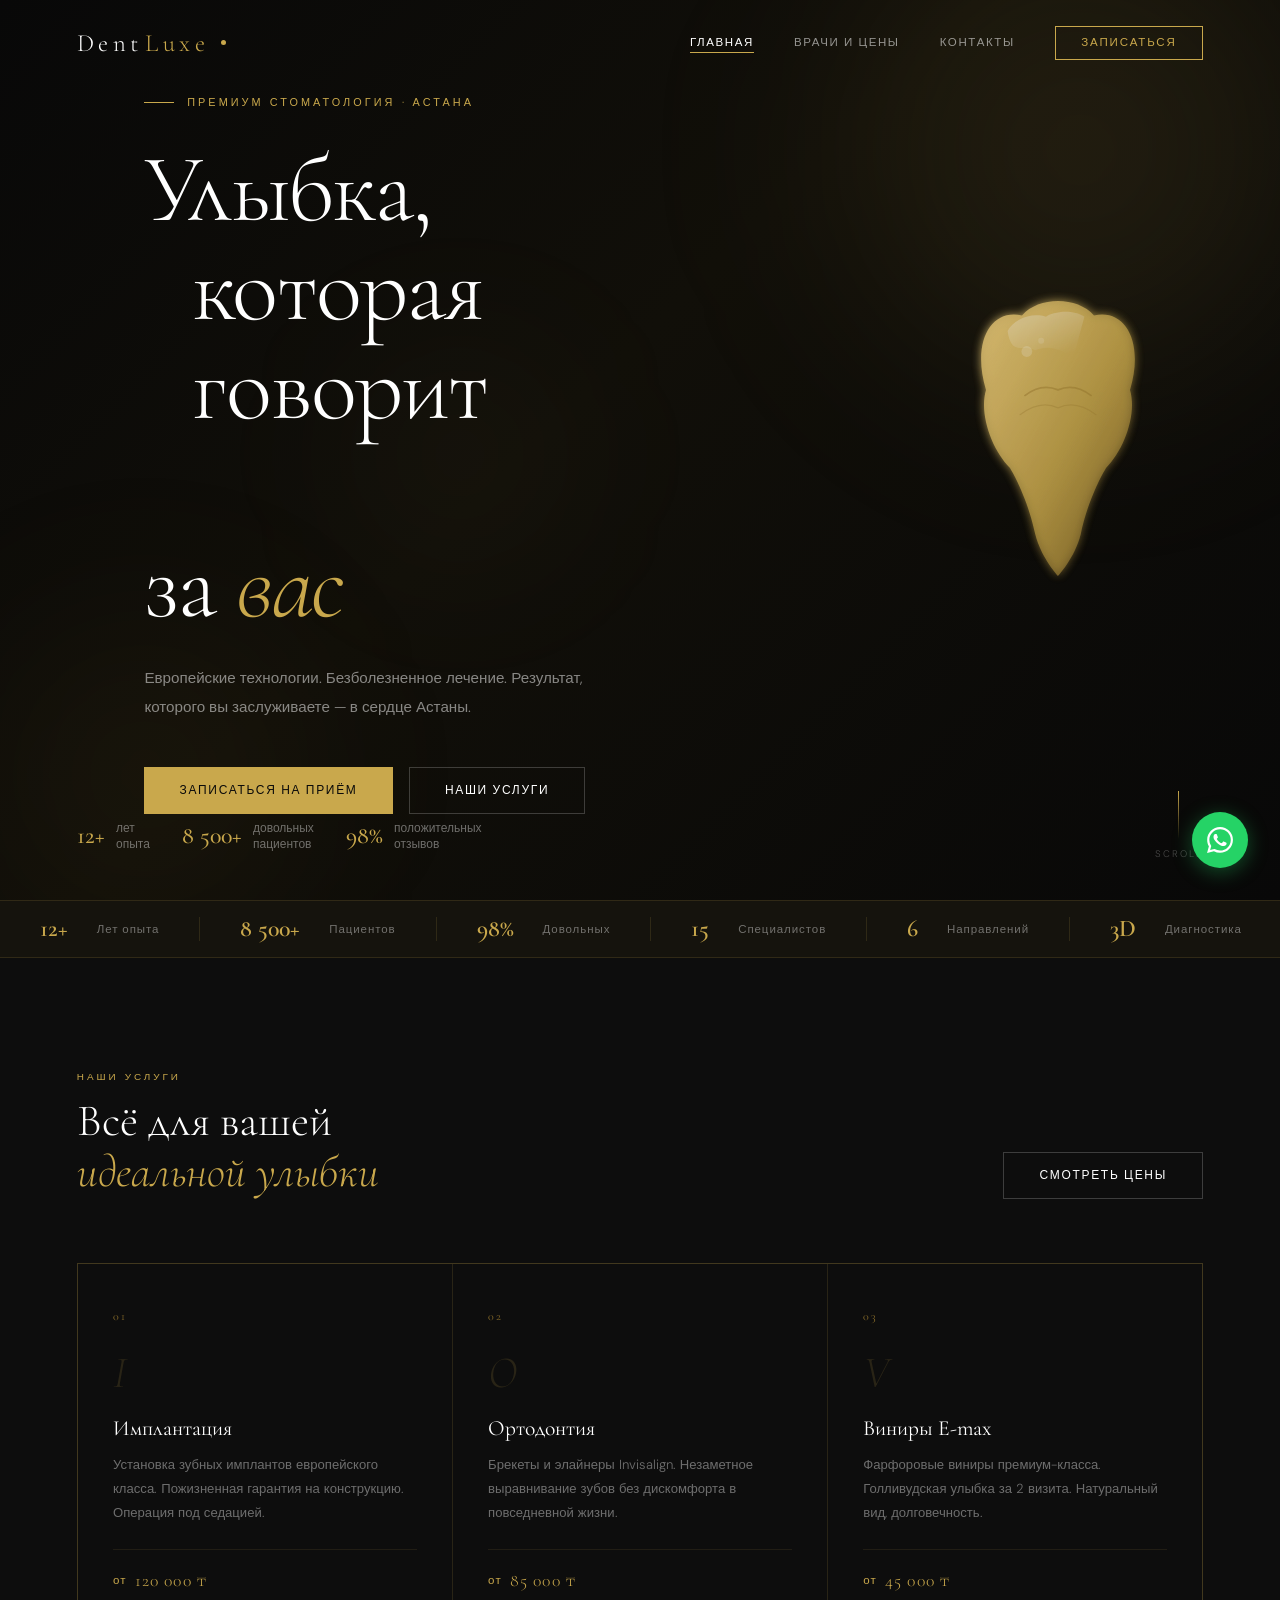
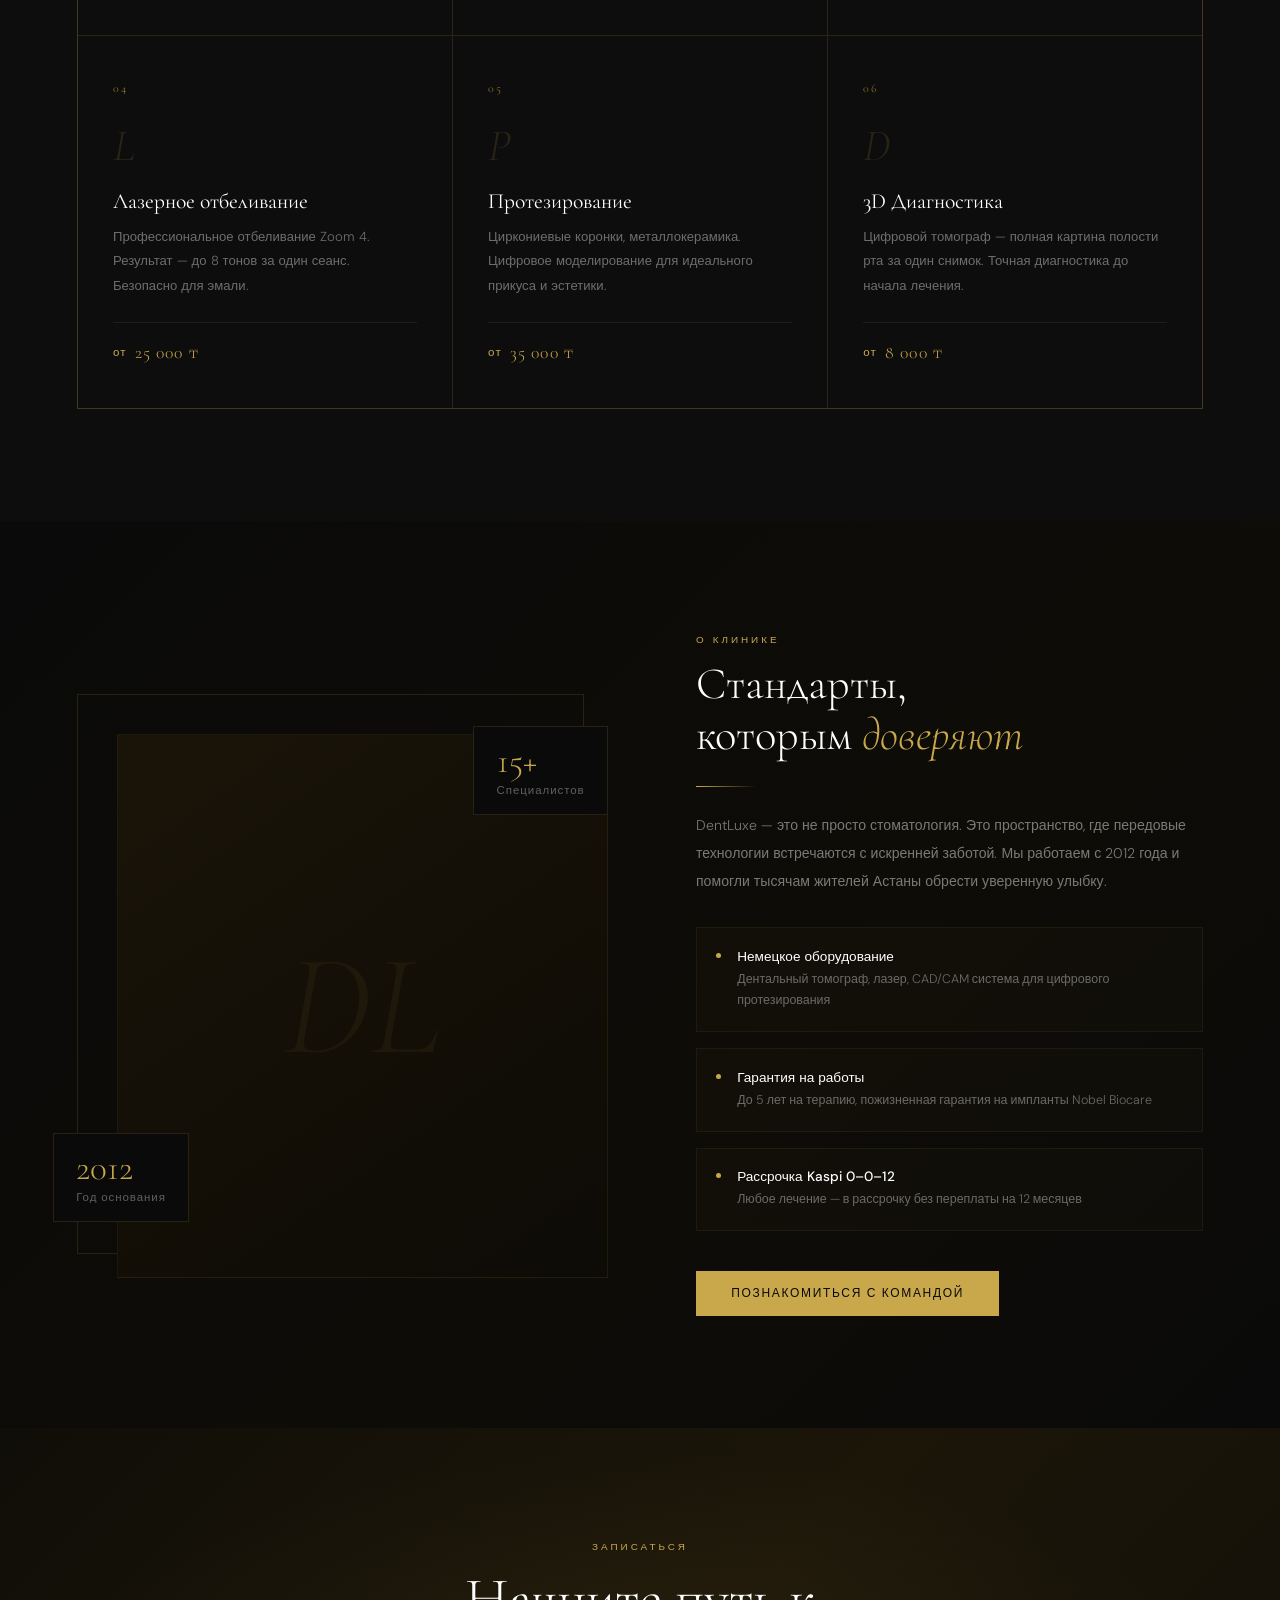
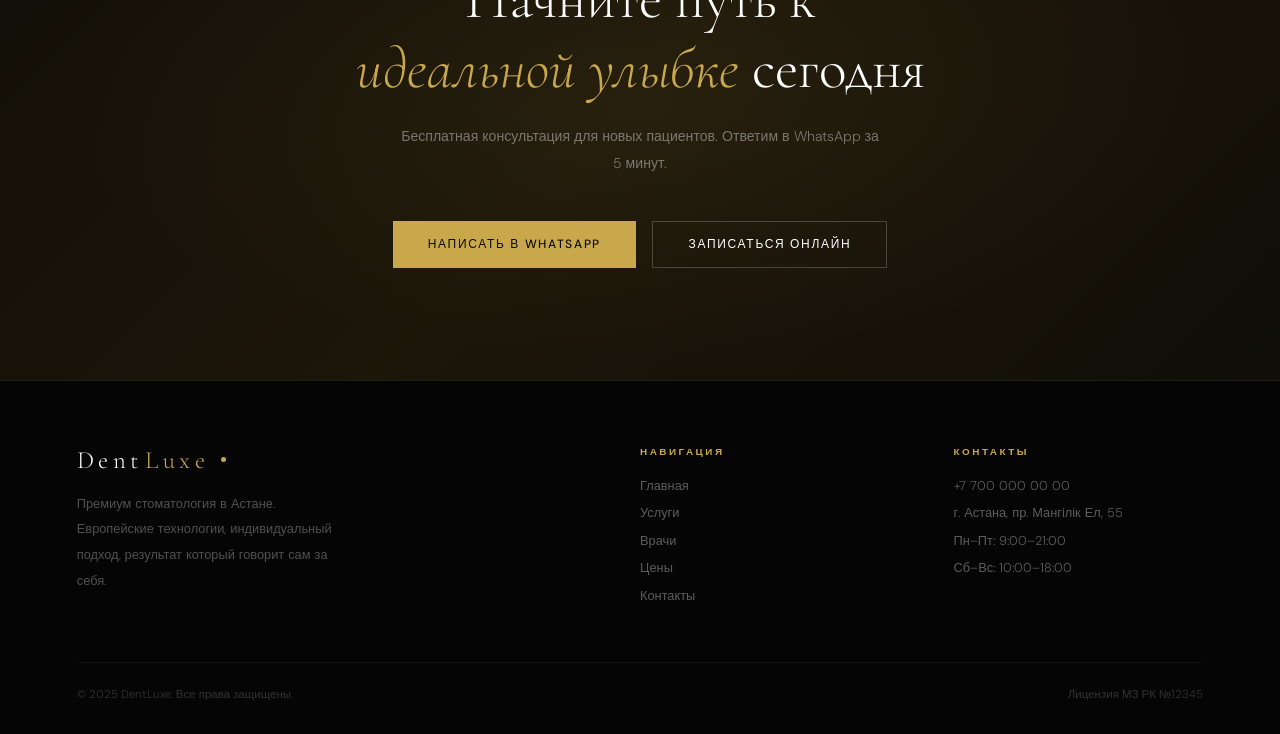
<file: index.html>
<!DOCTYPE html>
<html lang="ru">
<head>
<meta charset="UTF-8">
<meta name="viewport" content="width=device-width,initial-scale=1.0">
<title>DentLuxe — Премиум стоматология в Астане</title>
<meta name="description" content="Премиум стоматология в Астане. Имплантация, виниры, ортодонтия. Европейские технологии, безболезненное лечение. Запись через WhatsApp.">
<link rel="stylesheet" href="shared.css">
<style>
/* ═══ HERO ═══ */
#hero{
  position:relative;height:100vh;min-height:650px;
  display:flex;align-items:center;
  overflow:hidden;
}
.hero-bg{
  position:absolute;inset:0;
  background:linear-gradient(135deg,#080808 0%,#110F09 45%,#080808 100%);
}
.orbs{position:absolute;inset:0;pointer-events:none}
.orb{
  position:absolute;border-radius:50%;
  filter:blur(90px);opacity:0;
  animation:orbAppear 2s ease forwards, orbFloat 9s ease-in-out infinite;
}
@keyframes orbAppear{to{opacity:1}}
.orb1{
  width:700px;height:700px;
  background:radial-gradient(circle,rgba(201,168,76,0.14),transparent 65%);
  top:-200px;right:-150px;animation-delay:0.5s,0s;
}
.orb2{
  width:450px;height:450px;
  background:radial-gradient(circle,rgba(155,122,46,0.1),transparent 65%);
  bottom:-100px;left:-80px;animation-delay:0.8s,-3s;
}
.orb3{
  width:280px;height:280px;
  background:radial-gradient(circle,rgba(232,201,122,0.08),transparent 65%);
  top:35%;left:25%;animation-delay:1s,-5s;
}
@keyframes orbFloat{
  0%,100%{transform:translate(0,0) scale(1)}
  33%{transform:translate(25px,-20px) scale(1.04)}
  66%{transform:translate(-18px,25px) scale(0.97)}
}

/* TOOTH */
.hero-tooth{
  position:absolute;right:8%;top:50%;
  transform:translateY(-50%);
  width:240px;opacity:0;
  animation:toothReveal 1.4s ease 0.6s forwards;
}
@keyframes toothReveal{
  from{opacity:0;transform:translateY(-40%)}
  to{opacity:0.9;transform:translateY(-50%)}
}
.tooth-svg-el{animation:toothFloat 7s ease-in-out infinite}
@keyframes toothFloat{
  0%,100%{transform:translateY(0) rotate(-1deg)}
  50%{transform:translateY(-16px) rotate(1deg)}
}

.hero-content{
  position:relative;z-index:2;
  padding:0 6%;max-width:760px;
}
.hero-eyebrow{
  display:inline-flex;align-items:center;gap:0.8rem;
  font-size:0.68rem;letter-spacing:0.28em;text-transform:uppercase;
  color:var(--gold);margin-bottom:2rem;
  opacity:0;animation:fadeUp 1s ease 0.3s both;
}
.eyebrow-line{width:30px;height:1px;background:var(--gold)}

h1{
  font-family:'Cormorant Garamond',serif;
  font-size:clamp(3.2rem,7.5vw,6.5rem);
  font-weight:300;line-height:1.03;letter-spacing:-0.02em;
  opacity:0;animation:fadeUp 1s ease 0.5s both;
}
h1 em{color:var(--gold);font-style:italic}
h1 .line2{display:block;padding-left:3rem}

.hero-sub{
  font-size:0.95rem;color:rgba(255,255,255,0.5);
  line-height:1.9;margin:1.8rem 0 2.8rem;max-width:460px;
  opacity:0;animation:fadeUp 1s ease 0.7s both;
}
.hero-actions{
  display:flex;gap:1rem;flex-wrap:wrap;
  opacity:0;animation:fadeUp 1s ease 0.9s both;
}

.hero-badges{
  position:absolute;bottom:3rem;left:6%;
  display:flex;gap:2rem;
  opacity:0;animation:fadeUp 1s ease 1.1s both;
}
.hero-badge{
  display:flex;align-items:center;gap:0.7rem;
  font-size:0.75rem;color:rgba(255,255,255,0.4);
}
.badge-num{
  font-family:'Cormorant Garamond',serif;
  font-size:1.5rem;font-weight:500;color:var(--gold);
  line-height:1;
}

.scroll-hint{
  position:absolute;bottom:2.5rem;right:6%;
  display:flex;flex-direction:column;align-items:center;gap:0.5rem;
  font-size:0.6rem;letter-spacing:0.22em;text-transform:uppercase;
  color:rgba(255,255,255,0.25);
  opacity:0;animation:fadeUp 1s ease 1.3s both;
}
.scroll-bar{
  width:1px;height:48px;
  background:linear-gradient(to bottom,var(--gold),transparent);
  animation:scrollAnim 2s ease-in-out infinite;
}
@keyframes scrollAnim{
  0%{transform:scaleY(0);transform-origin:top}
  50%{transform:scaleY(1);transform-origin:top}
  51%{transform:scaleY(1);transform-origin:bottom}
  100%{transform:scaleY(0);transform-origin:bottom}
}

/* ═══ TICKER ═══ */
.ticker{
  overflow:hidden;
  background:rgba(201,168,76,0.06);
  border-top:1px solid var(--gold-border);
  border-bottom:1px solid var(--gold-border);
  padding:1rem 0;
}
.ticker-track{
  display:flex;width:max-content;
  animation:tickerScroll 28s linear infinite;
}
.ticker-track:hover{animation-play-state:paused}
.tick{
  display:flex;align-items:center;gap:1.8rem;
  padding:0 2.5rem;
  border-right:1px solid var(--gold-border);
  white-space:nowrap;
}
.tick-n{
  font-family:'Cormorant Garamond',serif;
  font-size:1.5rem;font-weight:600;color:var(--gold);line-height:1;
}
.tick-l{font-size:0.72rem;letter-spacing:0.08em;color:rgba(255,255,255,0.4)}
@keyframes tickerScroll{from{transform:translateX(0)}to{transform:translateX(-50%)}}

/* ═══ SERVICES ═══ */
#services{background:var(--black2)}
.services-top{
  display:flex;justify-content:space-between;align-items:flex-end;
  margin-bottom:4rem;flex-wrap:wrap;gap:2rem;
}
.services-grid{
  display:grid;
  grid-template-columns:repeat(3,1fr);
  gap:1px;
  background:var(--gold-border);
  border:1px solid var(--gold-border);
}
.srv{
  background:var(--black2);
  padding:2.8rem 2.2rem;
  position:relative;overflow:hidden;
  transition:background 0.4s;
}
.srv::after{
  content:'';position:absolute;
  top:0;left:0;right:0;height:1px;
  background:linear-gradient(90deg,transparent,var(--gold),transparent);
  transform:scaleX(0);transition:transform 0.5s;
}
.srv:hover::after{transform:scaleX(1)}
.srv:hover{background:#120F07}
.srv-num{
  font-family:'Cormorant Garamond',serif;
  font-size:0.75rem;color:var(--gold-dark);
  letter-spacing:0.15em;margin-bottom:1.8rem;
}
.srv-icon{
  font-family:'Cormorant Garamond',serif;
  font-size:2.8rem;font-style:italic;
  color:rgba(201,168,76,0.15);
  line-height:1;margin-bottom:1.2rem;
  transition:color 0.3s;
}
.srv:hover .srv-icon{color:rgba(201,168,76,0.4)}
.srv-name{
  font-family:'Cormorant Garamond',serif;
  font-size:1.35rem;font-weight:400;margin-bottom:0.7rem;
}
.srv-desc{font-size:0.82rem;color:rgba(255,255,255,0.4);line-height:1.85}
.srv-price{
  margin-top:1.5rem;padding-top:1.2rem;
  border-top:1px solid rgba(201,168,76,0.1);
  font-size:0.72rem;letter-spacing:0.1em;color:var(--gold);
  display:flex;align-items:center;gap:0.5rem;
}
.srv-price-num{
  font-family:'Cormorant Garamond',serif;
  font-size:1.1rem;
}

/* ═══ ABOUT ═══ */
#about{
  display:grid;grid-template-columns:1fr 1fr;
  gap:7rem;align-items:center;
  background:linear-gradient(135deg,var(--black) 0%,#0E0C07 60%,var(--black) 100%);
}
.about-visual-wrap{position:relative;height:560px}
.about-frame-outer{
  position:absolute;inset:0;
  border:1px solid var(--gold-border);
}
.about-frame-inner{
  position:absolute;top:2.5rem;left:2.5rem;right:-1.5rem;bottom:-1.5rem;
  background:linear-gradient(145deg,#1A1408,#0D0B06);
  border:1px solid rgba(201,168,76,0.08);
  display:flex;align-items:center;justify-content:center;
  overflow:hidden;
}
.about-big-text{
  font-family:'Cormorant Garamond',serif;
  font-size:9rem;font-style:italic;font-weight:300;
  color:rgba(201,168,76,0.06);
  line-height:1;text-align:center;
  animation:textPulse 5s ease-in-out infinite;
}
@keyframes textPulse{
  0%,100%{opacity:0.06;transform:scale(1)}
  50%{opacity:0.12;transform:scale(1.03)}
}
.about-stat-badge{
  position:absolute;
  background:var(--black);
  border:1px solid var(--gold-border);
  padding:1rem 1.4rem;
}
.about-stat-badge.b1{bottom:2rem;left:-1.5rem}
.about-stat-badge.b2{top:2rem;right:-1.5rem}
.stat-n{
  font-family:'Cormorant Garamond',serif;
  font-size:2.2rem;font-weight:300;color:var(--gold);line-height:1;
}
.stat-l{font-size:0.72rem;color:rgba(255,255,255,0.35);margin-top:0.3rem;letter-spacing:0.08em}

.about-feats{display:flex;flex-direction:column;gap:1rem;margin:2rem 0 2.5rem}
.feat{
  display:flex;gap:1rem;align-items:flex-start;
  padding:1.2rem;
  border:1px solid rgba(201,168,76,0.08);
  background:rgba(201,168,76,0.02);
  transition:all 0.3s;
}
.feat:hover{border-color:var(--gold-border-hover);background:rgba(201,168,76,0.06)}
.feat-dot{
  width:5px;height:5px;border-radius:50%;
  background:var(--gold);flex-shrink:0;margin-top:5px;
}
.feat h4{font-size:0.85rem;font-weight:500;margin-bottom:0.25rem}
.feat p{font-size:0.78rem;color:rgba(255,255,255,0.38);line-height:1.75}

/* ═══ CTA STRIP ═══ */
#cta-strip{
  background:linear-gradient(135deg,#100E08,#1C1609,#100E08);
  padding:7rem 6%;text-align:center;
  position:relative;overflow:hidden;
}
#cta-strip::before{
  content:'';position:absolute;inset:0;
  background:radial-gradient(ellipse at 50% 50%,rgba(201,168,76,0.07),transparent 65%);
}
.cta-inner{position:relative;z-index:1}
.cta-title{
  font-family:'Cormorant Garamond',serif;
  font-size:clamp(2.4rem,4.5vw,3.8rem);
  font-weight:300;line-height:1.2;margin-bottom:1.2rem;
}
.cta-title em{color:var(--gold);font-style:italic}
.cta-sub{
  font-size:0.88rem;color:rgba(255,255,255,0.4);
  margin-bottom:2.8rem;max-width:480px;
  margin-left:auto;margin-right:auto;line-height:1.9;
}
.cta-btns{display:flex;gap:1rem;justify-content:center;flex-wrap:wrap}

/* ═══ MOBILE ═══ */
@media(max-width:1000px){
  .services-grid{grid-template-columns:repeat(2,1fr)}
  #about{grid-template-columns:1fr;gap:3rem}
  .about-visual-wrap{height:320px}
  .hero-tooth{display:none}
}
@media(max-width:640px){
  .services-grid{grid-template-columns:1fr}
  h1 .line2{padding-left:0}
  .hero-badges{flex-wrap:wrap;gap:1.2rem}
}
</style>
</head>
<body>

<div id="cursor"></div>
<div id="cursor-ring"></div>

<!-- HEADER -->
<header id="hdr">
  <a href="index.html" class="logo">Dent<span class="logo-accent">Luxe</span><span class="logo-dot"></span></a>
  <nav>
    <div class="nav-links" style="display:flex;gap:2.5rem;align-items:center">
      <a href="index.html" class="active">Главная</a>
      <a href="team.html">Врачи и цены</a>
      <a href="contact.html">Контакты</a>
    </div>
    <a href="contact.html" class="nav-cta">Записаться</a>
  </nav>
</header>

<!-- HERO -->
<section id="hero">
  <div class="hero-bg">
    <div class="orbs">
      <div class="orb orb1"></div>
      <div class="orb orb2"></div>
      <div class="orb orb3"></div>
    </div>
  </div>

  <div class="hero-tooth">
    <svg class="tooth-svg-el" viewBox="0 0 200 260" xmlns="http://www.w3.org/2000/svg">
      <defs>
        <linearGradient id="tg" x1="0%" y1="0%" x2="100%" y2="100%">
          <stop offset="0%" stop-color="#E8C97A" stop-opacity="0.95"/>
          <stop offset="55%" stop-color="#C9A84C" stop-opacity="0.75"/>
          <stop offset="100%" stop-color="#9B7A2E" stop-opacity="0.5"/>
        </linearGradient>
        <linearGradient id="shine" x1="0%" y1="0%" x2="50%" y2="100%">
          <stop offset="0%" stop-color="rgba(255,255,255,0.35)"/>
          <stop offset="100%" stop-color="rgba(255,255,255,0)"/>
        </linearGradient>
        <filter id="glow"><feGaussianBlur stdDeviation="4" result="b"/><feMerge><feMergeNode in="b"/><feMergeNode in="SourceGraphic"/></feMerge></filter>
      </defs>
      <path d="M40,82 C28,42 44,14 70,20 C84,4 116,4 130,20 C156,14 172,42 160,82 C166,102 155,132 140,147 C134,157 124,178 119,202 C114,222 100,237 100,237 C100,237 86,222 81,202 C76,178 66,157 60,147 C45,132 34,102 40,82 Z" fill="url(#tg)" filter="url(#glow)"/>
      <path d="M58,33 C63,23 78,17 90,21 C95,17 112,14 122,21 L112,58 C107,48 91,44 81,49 C71,44 61,54 58,33 Z" fill="url(#shine)"/>
      <path d="M72,87 Q86,76 100,82 Q114,76 128,87" stroke="rgba(155,122,46,0.45)" stroke-width="1.5" fill="none"/>
      <path d="M68,103 Q85,90 100,97 Q115,90 132,103" stroke="rgba(155,122,46,0.3)" stroke-width="1" fill="none"/>
      <circle cx="74" cy="50" r="4.5" fill="rgba(255,255,255,0.2)"/>
      <circle cx="86" cy="41" r="2.5" fill="rgba(255,255,255,0.14)"/>
    </svg>
  </div>

  <div class="hero-content">
    <div class="hero-eyebrow">
      <span class="eyebrow-line"></span>
      Премиум стоматология · Астана
    </div>
    <h1>
      Улыбка,<br>
      <span class="line2">которая говорит</span><br>
      за <em>вас</em>
    </h1>
    <p class="hero-sub">Европейские технологии. Безболезненное лечение. Результат, которого вы заслуживаете — в сердце Астаны.</p>
    <div class="hero-actions">
      <a href="contact.html" class="btn-gold">Записаться на приём</a>
      <a href="#services" class="btn-outline">Наши услуги</a>
    </div>
  </div>

  <div class="hero-badges">
    <div class="hero-badge">
      <div class="badge-num">12+</div>
      <div>лет<br>опыта</div>
    </div>
    <div class="hero-badge">
      <div class="badge-num">8 500+</div>
      <div>довольных<br>пациентов</div>
    </div>
    <div class="hero-badge">
      <div class="badge-num">98%</div>
      <div>положительных<br>отзывов</div>
    </div>
  </div>

  <div class="scroll-hint">
    <div class="scroll-bar"></div>
    <span>Scroll</span>
  </div>
</section>

<!-- TICKER -->
<div class="ticker">
  <div class="ticker-track">
    <div class="tick"><div class="tick-n">12+</div><div class="tick-l">Лет опыта</div></div>
    <div class="tick"><div class="tick-n">8 500+</div><div class="tick-l">Пациентов</div></div>
    <div class="tick"><div class="tick-n">98%</div><div class="tick-l">Довольных</div></div>
    <div class="tick"><div class="tick-n">15</div><div class="tick-l">Специалистов</div></div>
    <div class="tick"><div class="tick-n">6</div><div class="tick-l">Направлений</div></div>
    <div class="tick"><div class="tick-n">3D</div><div class="tick-l">Диагностика</div></div>
    <div class="tick"><div class="tick-n">Kaspi</div><div class="tick-l">Рассрочка 0–0–12</div></div>
    <div class="tick"><div class="tick-n">12+</div><div class="tick-l">Лет опыта</div></div>
    <div class="tick"><div class="tick-n">8 500+</div><div class="tick-l">Пациентов</div></div>
    <div class="tick"><div class="tick-n">98%</div><div class="tick-l">Довольных</div></div>
    <div class="tick"><div class="tick-n">15</div><div class="tick-l">Специалистов</div></div>
    <div class="tick"><div class="tick-n">6</div><div class="tick-l">Направлений</div></div>
    <div class="tick"><div class="tick-n">3D</div><div class="tick-l">Диагностика</div></div>
    <div class="tick"><div class="tick-n">Kaspi</div><div class="tick-l">Рассрочка 0–0–12</div></div>
  </div>
</div>

<!-- SERVICES -->
<section id="services">
  <div class="services-top">
    <div>
      <div class="s-tag">Наши услуги</div>
      <h2 class="s-title">Всё для вашей<br><em>идеальной улыбки</em></h2>
    </div>
    <a href="team.html" class="btn-outline">Смотреть цены</a>
  </div>
  <div class="services-grid reveal">
    <div class="srv">
      <div class="srv-num">01</div>
      <div class="srv-icon">I</div>
      <div class="srv-name">Имплантация</div>
      <div class="srv-desc">Установка зубных имплантов европейского класса. Пожизненная гарантия на конструкцию. Операция под седацией.</div>
      <div class="srv-price"><span>от</span><span class="srv-price-num">120 000 ₸</span></div>
    </div>
    <div class="srv">
      <div class="srv-num">02</div>
      <div class="srv-icon">O</div>
      <div class="srv-name">Ортодонтия</div>
      <div class="srv-desc">Брекеты и элайнеры Invisalign. Незаметное выравнивание зубов без дискомфорта в повседневной жизни.</div>
      <div class="srv-price"><span>от</span><span class="srv-price-num">85 000 ₸</span></div>
    </div>
    <div class="srv">
      <div class="srv-num">03</div>
      <div class="srv-icon">V</div>
      <div class="srv-name">Виниры E-max</div>
      <div class="srv-desc">Фарфоровые виниры премиум-класса. Голливудская улыбка за 2 визита. Натуральный вид, долговечность.</div>
      <div class="srv-price"><span>от</span><span class="srv-price-num">45 000 ₸</span></div>
    </div>
    <div class="srv">
      <div class="srv-num">04</div>
      <div class="srv-icon">L</div>
      <div class="srv-name">Лазерное отбеливание</div>
      <div class="srv-desc">Профессиональное отбеливание Zoom 4. Результат — до 8 тонов за один сеанс. Безопасно для эмали.</div>
      <div class="srv-price"><span>от</span><span class="srv-price-num">25 000 ₸</span></div>
    </div>
    <div class="srv">
      <div class="srv-num">05</div>
      <div class="srv-icon">P</div>
      <div class="srv-name">Протезирование</div>
      <div class="srv-desc">Циркониевые коронки, металлокерамика. Цифровое моделирование для идеального прикуса и эстетики.</div>
      <div class="srv-price"><span>от</span><span class="srv-price-num">35 000 ₸</span></div>
    </div>
    <div class="srv">
      <div class="srv-num">06</div>
      <div class="srv-icon">D</div>
      <div class="srv-name">3D Диагностика</div>
      <div class="srv-desc">Цифровой томограф — полная картина полости рта за один снимок. Точная диагностика до начала лечения.</div>
      <div class="srv-price"><span>от</span><span class="srv-price-num">8 000 ₸</span></div>
    </div>
  </div>
</section>

<!-- ABOUT -->
<section id="about">
  <div class="about-visual-wrap reveal">
    <div class="about-frame-outer"></div>
    <div class="about-frame-inner">
      <div class="about-big-text">DL</div>
    </div>
    <div class="about-stat-badge b1">
      <div class="stat-n">2012</div>
      <div class="stat-l">Год основания</div>
    </div>
    <div class="about-stat-badge b2">
      <div class="stat-n">15+</div>
      <div class="stat-l">Специалистов</div>
    </div>
  </div>

  <div class="about-content reveal reveal-delay-1">
    <div class="s-tag">О клинике</div>
    <h2 class="s-title">Стандарты,<br>которым <em>доверяют</em></h2>
    <div class="gold-line"></div>
    <p style="font-size:0.88rem;color:rgba(255,255,255,0.45);line-height:2;margin-bottom:1.5rem">
      DentLuxe — это не просто стоматология. Это пространство, где передовые технологии встречаются с искренней заботой. Мы работаем с 2012 года и помогли тысячам жителей Астаны обрести уверенную улыбку.
    </p>
    <div class="about-feats">
      <div class="feat">
        <div class="feat-dot"></div>
        <div>
          <h4>Немецкое оборудование</h4>
          <p>Дентальный томограф, лазер, CAD/CAM система для цифрового протезирования</p>
        </div>
      </div>
      <div class="feat">
        <div class="feat-dot"></div>
        <div>
          <h4>Гарантия на работы</h4>
          <p>До 5 лет на терапию, пожизненная гарантия на импланты Nobel Biocare</p>
        </div>
      </div>
      <div class="feat">
        <div class="feat-dot"></div>
        <div>
          <h4>Рассрочка Kaspi 0–0–12</h4>
          <p>Любое лечение — в рассрочку без переплаты на 12 месяцев</p>
        </div>
      </div>
    </div>
    <a href="team.html" class="btn-gold">Познакомиться с командой</a>
  </div>
</section>

<!-- CTA STRIP -->
<section id="cta-strip">
  <div class="cta-inner reveal">
    <div class="s-tag" style="text-align:center">Записаться</div>
    <h2 class="cta-title">Начните путь к<br><em>идеальной улыбке</em> сегодня</h2>
    <p class="cta-sub">Бесплатная консультация для новых пациентов. Ответим в WhatsApp за 5 минут.</p>
    <div class="cta-btns">
      <a href="https://wa.me/77000000000" class="btn-gold" target="_blank">Написать в WhatsApp</a>
      <a href="contact.html" class="btn-outline">Записаться онлайн</a>
    </div>
  </div>
</section>

<!-- FOOTER -->
<footer>
  <div class="footer-grid">
    <div class="footer-logo-wrap">
      <a href="index.html" class="logo">Dent<span class="logo-accent">Luxe</span><span class="logo-dot"></span></a>
      <p class="footer-desc">Премиум стоматология в Астане. Европейские технологии, индивидуальный подход, результат который говорит сам за себя.</p>
    </div>
    <div class="footer-col">
      <h5>Навигация</h5>
      <a href="index.html">Главная</a>
      <a href="index.html#services">Услуги</a>
      <a href="team.html">Врачи</a>
      <a href="team.html#pricing">Цены</a>
      <a href="contact.html">Контакты</a>
    </div>
    <div class="footer-col">
      <h5>Контакты</h5>
      <a href="tel:+77000000000">+7 700 000 00 00</a>
      <a href="#">г. Астана, пр. Мангілік Ел, 55</a>
      <a href="#">Пн–Пт: 9:00–21:00</a>
      <a href="#">Сб–Вс: 10:00–18:00</a>
    </div>
  </div>
  <div class="footer-bottom">
    <span>© 2025 DentLuxe. Все права защищены.</span>
    <span>Лицензия МЗ РК №12345</span>
  </div>
</footer>

<!-- WHATSAPP -->
<a href="https://wa.me/77000000000" class="wa-float" target="_blank" rel="noopener">
  <svg viewBox="0 0 24 24"><path d="M17.472 14.382c-.297-.149-1.758-.867-2.03-.967-.273-.099-.471-.148-.67.15-.197.297-.767.966-.94 1.164-.173.199-.347.223-.644.075-.297-.15-1.255-.463-2.39-1.475-.883-.788-1.48-1.761-1.653-2.059-.173-.297-.018-.458.13-.606.134-.133.298-.347.446-.52.149-.174.198-.298.298-.497.099-.198.05-.371-.025-.52-.075-.149-.669-1.612-.916-2.207-.242-.579-.487-.5-.669-.51-.173-.008-.371-.01-.57-.01-.198 0-.52.074-.792.372-.272.297-1.04 1.016-1.04 2.479 0 1.462 1.065 2.875 1.213 3.074.149.198 2.096 3.2 5.077 4.487.709.306 1.262.489 1.694.625.712.227 1.36.195 1.871.118.571-.085 1.758-.719 2.006-1.413.248-.694.248-1.289.173-1.413-.074-.124-.272-.198-.57-.347m-5.421 7.403h-.004a9.87 9.87 0 01-5.031-1.378l-.361-.214-3.741.982.998-3.648-.235-.374a9.86 9.86 0 01-1.51-5.26c.001-5.45 4.436-9.884 9.888-9.884 2.64 0 5.122 1.03 6.988 2.898a9.825 9.825 0 012.893 6.994c-.003 5.45-4.437 9.884-9.885 9.884m8.413-18.297A11.815 11.815 0 0012.05 0C5.495 0 .16 5.335.157 11.892c0 2.096.547 4.142 1.588 5.945L.057 24l6.305-1.654a11.882 11.882 0 005.683 1.448h.005c6.554 0 11.89-5.335 11.893-11.893a11.821 11.821 0 00-3.48-8.413z"/></svg>
</a>

<script>
const cur=document.getElementById('cursor'),ring=document.getElementById('cursor-ring');
let mx=0,my=0,rx=0,ry=0;
document.addEventListener('mousemove',e=>{
  mx=e.clientX;my=e.clientY;
  cur.style.cssText+=`;left:${mx-5}px;top:${my-5}px`;
});
(function loop(){rx+=(mx-rx)*0.13;ry+=(my-ry)*0.13;ring.style.cssText+=`;left:${rx-18}px;top:${ry-18}px`;requestAnimationFrame(loop)})();
document.querySelectorAll('a,button').forEach(el=>{
  el.addEventListener('mouseenter',()=>{cur.style.transform='scale(2.5)';ring.style.transform='scale(1.6)'});
  el.addEventListener('mouseleave',()=>{cur.style.transform='scale(1)';ring.style.transform='scale(1)'});
});

window.addEventListener('scroll',()=>{
  document.getElementById('hdr').classList.toggle('scrolled',scrollY>60);
  const s=scrollY,h=window.innerHeight;
  if(s<h){
    const c=document.querySelector('.hero-content');
    if(c){c.style.transform=`translateY(${s*0.28}px)`;c.style.opacity=1-s/(h*0.75)}
    const t=document.querySelector('.hero-tooth');
    if(t)t.style.transform=`translateY(calc(-50% + ${s*0.14}px))`;
  }
});

const io=new IntersectionObserver(es=>es.forEach(e=>{if(e.isIntersecting)e.target.classList.add('visible')}),{threshold:0.1});
document.querySelectorAll('.reveal').forEach(el=>io.observe(el));
</script>
</body>
</html>
</file>
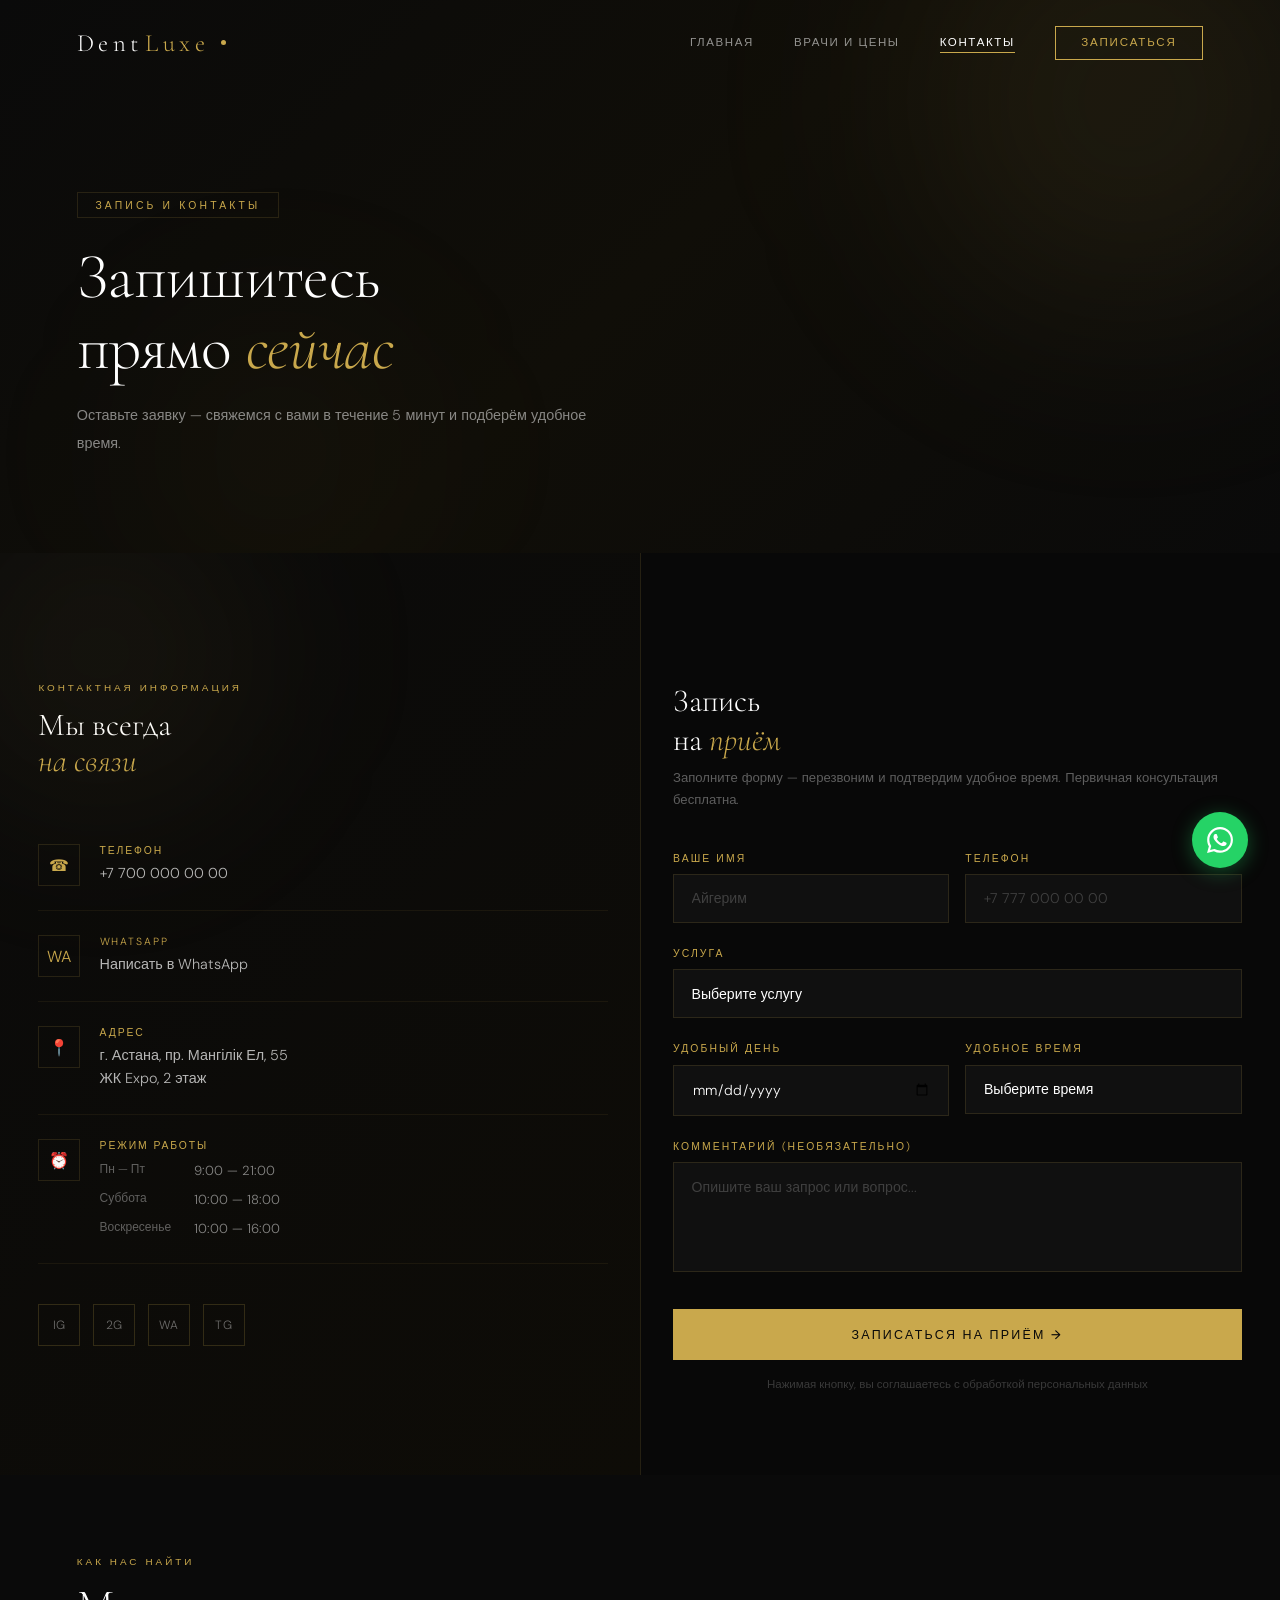
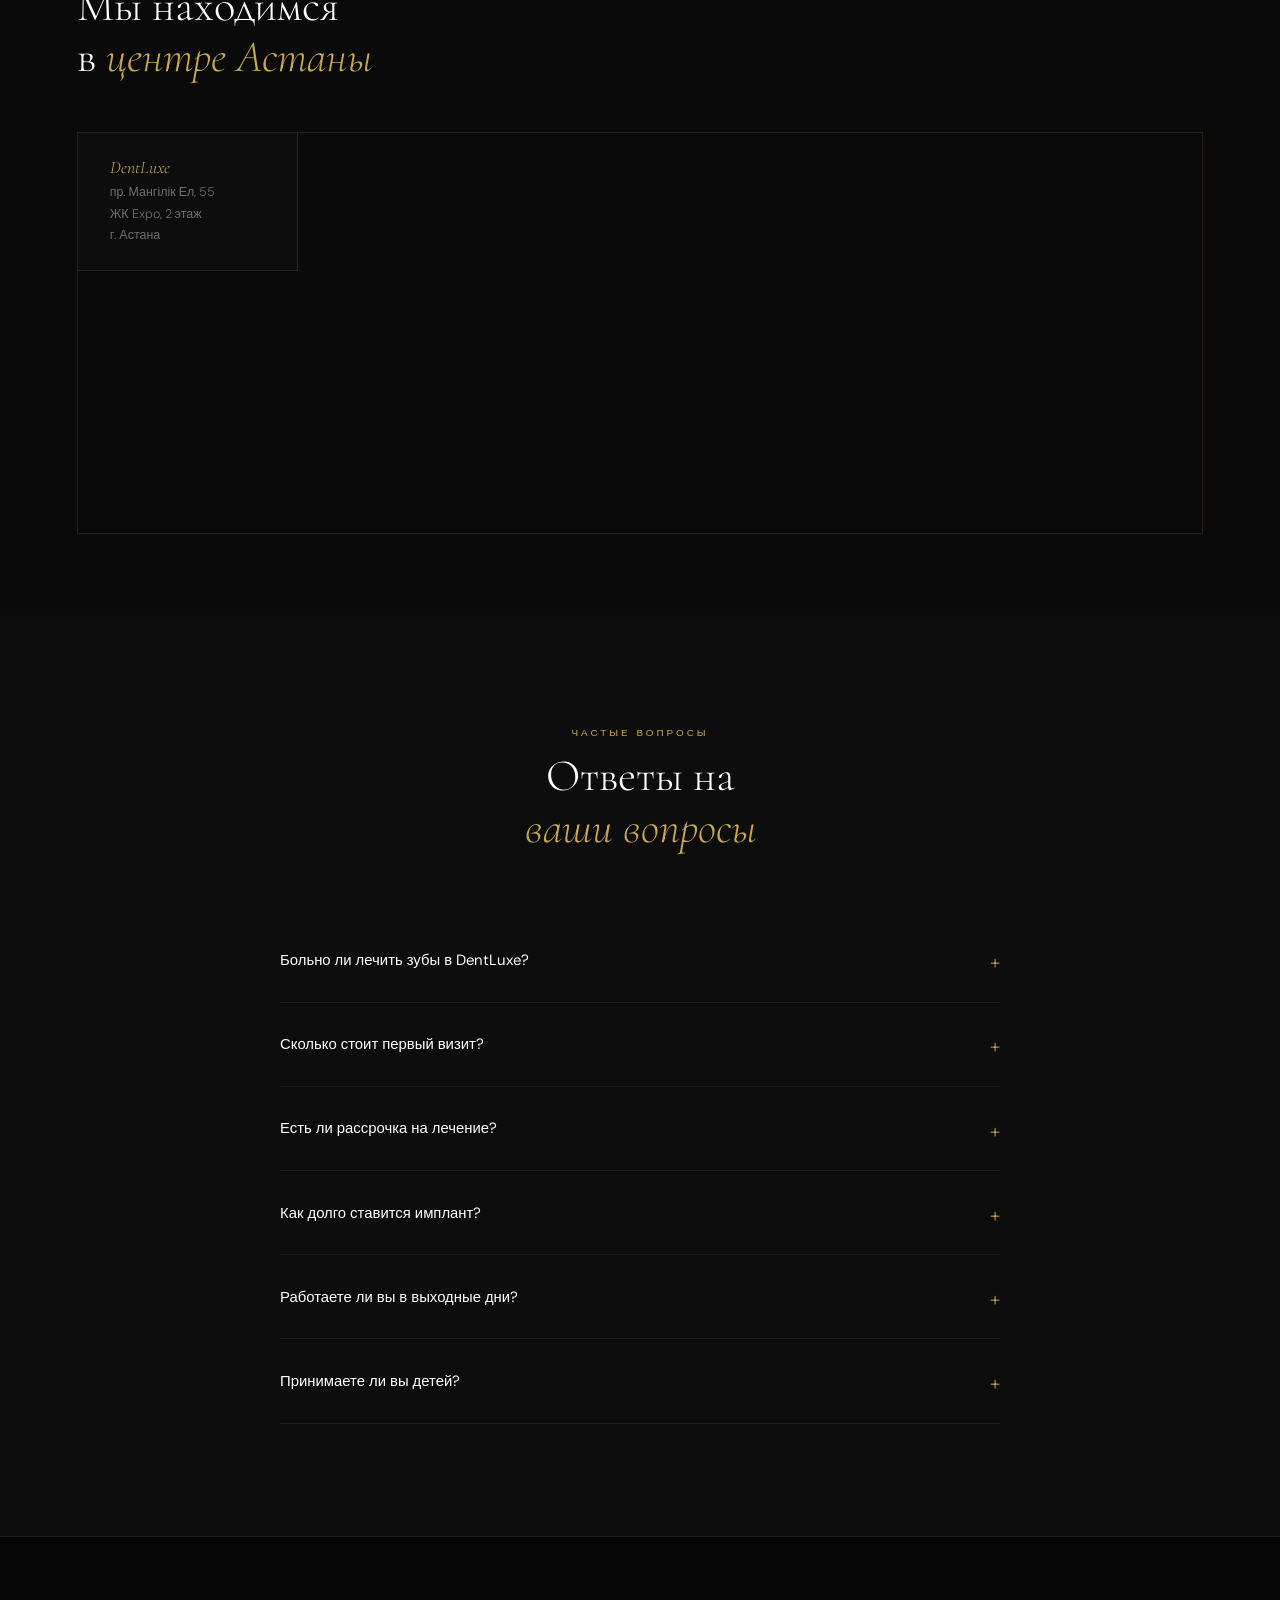
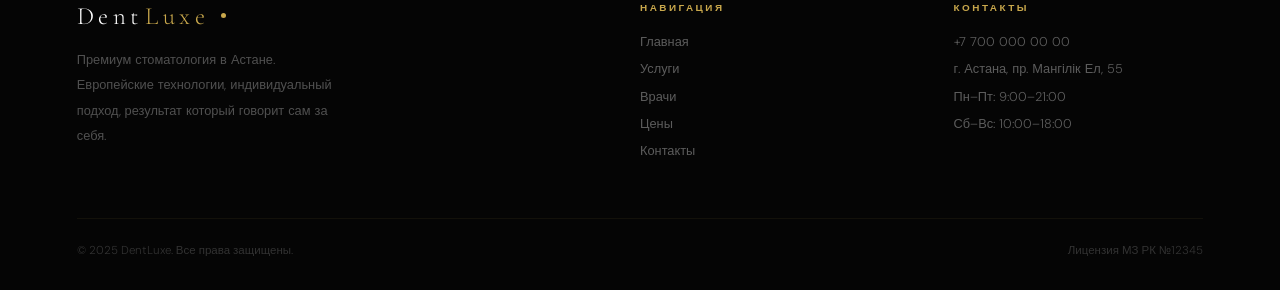
<file: contact.html>
<!DOCTYPE html>
<html lang="ru">
<head>
<meta charset="UTF-8">
<meta name="viewport" content="width=device-width,initial-scale=1.0">
<title>Контакты и запись — DentLuxe Астана</title>
<meta name="description" content="Запись в DentLuxe Астана. Адрес, телефон, WhatsApp. Онлайн форма записи. Работаем 7 дней в неделю.">
<link rel="stylesheet" href="shared.css">
<style>
/* ═══ CONTACT GRID ═══ */
#contact-main{
  background:var(--black2);
  display:grid;grid-template-columns:1fr 1fr;
  gap:0;min-height:70vh;
  padding:0;
}
.contact-left{
  padding:8rem 5% 5rem 6%;
  background:linear-gradient(135deg,var(--black) 0%,#0E0C07 100%);
  position:relative;overflow:hidden;
}
.contact-left-orb{
  position:absolute;top:-100px;left:-100px;
  width:400px;height:400px;border-radius:50%;
  background:radial-gradient(circle,rgba(201,168,76,0.08),transparent);
  filter:blur(80px);pointer-events:none;
}
.contact-info{margin-top:2.5rem}
.c-item{
  display:flex;align-items:flex-start;gap:1.2rem;
  padding:1.5rem 0;
  border-bottom:1px solid rgba(201,168,76,0.08);
}
.c-icon{
  width:42px;height:42px;
  border:1px solid var(--gold-border);
  display:flex;align-items:center;justify-content:center;
  flex-shrink:0;color:var(--gold);font-size:1rem;
}
.c-label{font-size:0.65rem;letter-spacing:0.18em;text-transform:uppercase;color:var(--gold);margin-bottom:0.3rem}
.c-value{font-size:0.9rem;color:rgba(255,255,255,0.7);line-height:1.6}
.c-value a{color:rgba(255,255,255,0.7);text-decoration:none;transition:color 0.3s}
.c-value a:hover{color:var(--gold)}

.contact-socials{
  display:flex;gap:0.8rem;margin-top:2.5rem;
}
.soc{
  width:42px;height:42px;
  border:1px solid rgba(201,168,76,0.2);
  display:flex;align-items:center;justify-content:center;
  color:rgba(255,255,255,0.4);text-decoration:none;
  font-size:0.75rem;letter-spacing:0.05em;
  transition:all 0.3s;
}
.soc:hover{border-color:var(--gold);color:var(--gold);background:rgba(201,168,76,0.06)}

.hours-grid{
  display:grid;grid-template-columns:1fr 1fr;
  gap:0.5rem;margin-top:0.5rem;
}
.hours-row{font-size:0.82rem;color:rgba(255,255,255,0.5)}
.hours-day{color:rgba(255,255,255,0.35);font-size:0.75rem}

/* ── FORM ── */
.contact-right{
  padding:8rem 6% 5rem 5%;
  background:var(--black3);
  border-left:1px solid var(--gold-border);
}
.form-title{
  font-family:'Cormorant Garamond',serif;
  font-size:2rem;font-weight:300;margin-bottom:0.5rem;
}
.form-title em{color:var(--gold);font-style:italic}
.form-sub{font-size:0.82rem;color:rgba(255,255,255,0.35);margin-bottom:2.5rem;line-height:1.7}

.form-group{margin-bottom:1.5rem}
.form-group label{
  display:block;font-size:0.65rem;
  letter-spacing:0.2em;text-transform:uppercase;
  color:var(--gold);margin-bottom:0.6rem;
}
.form-group input,
.form-group select,
.form-group textarea{
  width:100%;
  background:rgba(255,255,255,0.03);
  border:1px solid rgba(201,168,76,0.15);
  color:var(--white);
  padding:0.9rem 1.1rem;
  font-family:'DM Sans',sans-serif;
  font-size:0.88rem;font-weight:300;
  outline:none;
  transition:border-color 0.3s,background 0.3s;
  border-radius:0;
  -webkit-appearance:none;
}
.form-group input::placeholder,
.form-group textarea::placeholder{color:rgba(255,255,255,0.2)}
.form-group input:focus,
.form-group select:focus,
.form-group textarea:focus{
  border-color:rgba(201,168,76,0.5);
  background:rgba(201,168,76,0.03);
}
.form-group select option{background:#1A1A1A;color:var(--white)}
.form-group textarea{resize:none;height:110px}
.form-row{display:grid;grid-template-columns:1fr 1fr;gap:1rem}
.form-submit{
  width:100%;
  padding:1.1rem;
  background:var(--gold);color:var(--black);
  border:none;cursor:none;
  font-family:'DM Sans',sans-serif;
  font-size:0.78rem;font-weight:500;
  letter-spacing:0.18em;text-transform:uppercase;
  transition:all 0.3s;margin-top:0.5rem;
}
.form-submit:hover{background:var(--gold-light)}
.form-note{font-size:0.72rem;color:rgba(255,255,255,0.2);margin-top:1rem;text-align:center;line-height:1.6}

/* SUCCESS */
.form-success{
  display:none;
  text-align:center;padding:3rem;
  border:1px solid rgba(201,168,76,0.3);
  background:rgba(201,168,76,0.05);
}
.form-success.show{display:block}
.success-icon{
  font-family:'Cormorant Garamond',serif;
  font-size:3rem;font-style:italic;color:var(--gold);margin-bottom:1rem;
}
.success-title{
  font-family:'Cormorant Garamond',serif;
  font-size:1.5rem;font-weight:300;margin-bottom:0.5rem;
}
.success-sub{font-size:0.82rem;color:rgba(255,255,255,0.4);line-height:1.7}

/* ═══ MAP ═══ */
#map-section{background:var(--black);padding:5rem 6%}
.map-wrap{
  margin-top:3rem;
  border:1px solid var(--gold-border);
  overflow:hidden;position:relative;
}
.map-iframe{
  width:100%;height:400px;
  border:none;filter:grayscale(100%) invert(90%) contrast(85%);
  display:block;
}
.map-overlay{
  position:absolute;top:0;left:0;
  background:var(--black2);
  border-right:1px solid var(--gold-border);
  border-bottom:1px solid var(--gold-border);
  padding:1.5rem 2rem;min-width:220px;
}
.map-overlay-title{
  font-family:'Cormorant Garamond',serif;
  font-size:1.1rem;font-style:italic;color:var(--gold);margin-bottom:0.3rem;
}
.map-overlay-addr{font-size:0.78rem;color:rgba(255,255,255,0.4);line-height:1.7}

/* ═══ FAQ ═══ */
#faq{background:var(--black2)}
.faq-wrap{max-width:720px;margin:4rem auto 0}
.faq-item{border-bottom:1px solid rgba(201,168,76,0.1)}
.faq-q{
  padding:1.8rem 0;
  display:flex;justify-content:space-between;align-items:center;
  cursor:none;font-size:0.93rem;font-weight:400;
  transition:color 0.3s;gap:1rem;
}
.faq-q:hover{color:var(--gold)}
.faq-toggle{
  font-family:'Cormorant Garamond',serif;
  font-size:1.6rem;font-style:italic;
  color:var(--gold);flex-shrink:0;
  transition:transform 0.35s;line-height:1;
}
.faq-item.open .faq-toggle{transform:rotate(45deg)}
.faq-a{
  max-height:0;overflow:hidden;
  font-size:0.84rem;color:rgba(255,255,255,0.42);
  line-height:1.95;
  transition:max-height 0.4s ease,padding 0.3s;
}
.faq-item.open .faq-a{max-height:200px;padding-bottom:1.8rem}

/* ═══ MOBILE ═══ */
@media(max-width:900px){
  #contact-main{grid-template-columns:1fr}
  .contact-right{border-left:none;border-top:1px solid var(--gold-border)}
  .contact-left,.contact-right{padding:5rem 5%}
  .form-row{grid-template-columns:1fr}
}
</style>
</head>
<body>

<div id="cursor"></div>
<div id="cursor-ring"></div>

<!-- HEADER -->
<header id="hdr">
  <a href="index.html" class="logo">Dent<span class="logo-accent">Luxe</span><span class="logo-dot"></span></a>
  <nav>
    <div class="nav-links" style="display:flex;gap:2.5rem;align-items:center">
      <a href="index.html">Главная</a>
      <a href="team.html">Врачи и цены</a>
      <a href="contact.html" class="active">Контакты</a>
    </div>
    <a href="contact.html" class="nav-cta">Записаться</a>
  </nav>
</header>

<!-- PAGE HERO -->
<div class="page-hero">
  <div class="page-hero-orb page-hero-orb1"></div>
  <div class="page-hero-orb page-hero-orb2"></div>
  <div class="page-hero-tag">Запись и контакты</div>
  <h1 class="page-hero-title" style="animation:fadeUp 1s ease 0.2s both;opacity:0">
    Запишитесь<br>прямо <em>сейчас</em>
  </h1>
  <p class="page-hero-sub" style="animation:fadeUp 1s ease 0.4s both;opacity:0">
    Оставьте заявку — свяжемся с вами в течение 5 минут и подберём удобное время.
  </p>
</div>

<!-- CONTACT + FORM -->
<div id="contact-main">
  <!-- LEFT -->
  <div class="contact-left">
    <div class="contact-left-orb"></div>
    <div class="s-tag">Контактная информация</div>
    <h2 class="s-title" style="font-size:2rem">Мы всегда<br><em>на связи</em></h2>
    <div class="contact-info">
      <div class="c-item">
        <div class="c-icon">☎</div>
        <div>
          <div class="c-label">Телефон</div>
          <div class="c-value"><a href="tel:+77000000000">+7 700 000 00 00</a></div>
        </div>
      </div>
      <div class="c-item">
        <div class="c-icon">WA</div>
        <div>
          <div class="c-label">WhatsApp</div>
          <div class="c-value"><a href="https://wa.me/77000000000" target="_blank">Написать в WhatsApp</a></div>
        </div>
      </div>
      <div class="c-item">
        <div class="c-icon">📍</div>
        <div>
          <div class="c-label">Адрес</div>
          <div class="c-value">г. Астана, пр. Мангілік Ел, 55<br>ЖК Expo, 2 этаж</div>
        </div>
      </div>
      <div class="c-item">
        <div class="c-icon">⏰</div>
        <div>
          <div class="c-label">Режим работы</div>
          <div class="c-value">
            <div class="hours-grid">
              <span class="hours-day">Пн — Пт</span>
              <span class="hours-row">9:00 — 21:00</span>
              <span class="hours-day">Суббота</span>
              <span class="hours-row">10:00 — 18:00</span>
              <span class="hours-day">Воскресенье</span>
              <span class="hours-row">10:00 — 16:00</span>
            </div>
          </div>
        </div>
      </div>
    </div>
    <div class="contact-socials">
      <a href="#" class="soc">IG</a>
      <a href="#" class="soc">2G</a>
      <a href="#" class="soc">WA</a>
      <a href="#" class="soc">TG</a>
    </div>
  </div>

  <!-- RIGHT — FORM -->
  <div class="contact-right">
    <h2 class="form-title">Запись<br>на <em>приём</em></h2>
    <p class="form-sub">Заполните форму — перезвоним и подтвердим удобное время. Первичная консультация бесплатна.</p>

    <form id="booking-form">
      <div class="form-row">
        <div class="form-group">
          <label>Ваше имя</label>
          <input type="text" placeholder="Айгерим" required>
        </div>
        <div class="form-group">
          <label>Телефон</label>
          <input type="tel" placeholder="+7 777 000 00 00" required>
        </div>
      </div>
      <div class="form-group">
        <label>Услуга</label>
        <select>
          <option value="" disabled selected>Выберите услугу</option>
          <option>Первичная консультация (бесплатно)</option>
          <option>Имплантация</option>
          <option>Ортодонтия / Элайнеры</option>
          <option>Виниры / Эстетика</option>
          <option>Лазерное отбеливание</option>
          <option>Протезирование</option>
          <option>3D Диагностика</option>
          <option>Другое</option>
        </select>
      </div>
      <div class="form-row">
        <div class="form-group">
          <label>Удобный день</label>
          <input type="date" min="">
        </div>
        <div class="form-group">
          <label>Удобное время</label>
          <select>
            <option value="" disabled selected>Выберите время</option>
            <option>09:00 — 11:00</option>
            <option>11:00 — 13:00</option>
            <option>13:00 — 15:00</option>
            <option>15:00 — 17:00</option>
            <option>17:00 — 19:00</option>
            <option>19:00 — 21:00</option>
          </select>
        </div>
      </div>
      <div class="form-group">
        <label>Комментарий (необязательно)</label>
        <textarea placeholder="Опишите ваш запрос или вопрос..."></textarea>
      </div>
      <button type="submit" class="form-submit">Записаться на приём →</button>
      <p class="form-note">Нажимая кнопку, вы соглашаетесь с обработкой персональных данных</p>
    </form>

    <div class="form-success" id="form-success">
      <div class="success-icon">✓</div>
      <div class="success-title">Заявка принята!</div>
      <p class="success-sub">Свяжемся с вами в течение 5 минут<br>для подтверждения времени визита.</p>
    </div>
  </div>
</div>

<!-- MAP -->
<section id="map-section">
  <div class="s-tag">Как нас найти</div>
  <h2 class="s-title">Мы находимся<br>в <em>центре Астаны</em></h2>
  <div class="map-wrap reveal">
    <iframe
      class="map-iframe"
      src="https://www.google.com/maps/embed?pb=!1m18!1m12!1m3!1d2503.6!2d71.4460!3d51.0880!2m3!1f0!2f0!3f0!3m2!1i1024!2i768!4f13.1!3m3!1m2!1s0x0%3A0x0!2zNTHCsDA1JzE2LjgiTiA3McKwMjYnNDUuNiJF!5e0!3m2!1sru!2skz!4v1000000000000"
      allowfullscreen loading="lazy"
      referrerpolicy="no-referrer-when-downgrade">
    </iframe>
    <div class="map-overlay">
      <div class="map-overlay-title">DentLuxe</div>
      <div class="map-overlay-addr">пр. Мангілік Ел, 55<br>ЖК Expo, 2 этаж<br>г. Астана</div>
    </div>
  </div>
</section>

<!-- FAQ -->
<section id="faq">
  <div style="text-align:center">
    <div class="s-tag">Частые вопросы</div>
    <h2 class="s-title">Ответы на<br><em>ваши вопросы</em></h2>
  </div>
  <div class="faq-wrap reveal">
    <div class="faq-item">
      <div class="faq-q">Больно ли лечить зубы в DentLuxe?<div class="faq-toggle">+</div></div>
      <div class="faq-a">Нет. Мы используем современные анестетики и при необходимости седацию. Большинство пациентов не чувствуют никакого дискомфорта во время процедуры.</div>
    </div>
    <div class="faq-item">
      <div class="faq-q">Сколько стоит первый визит?<div class="faq-toggle">+</div></div>
      <div class="faq-a">Первичная консультация у нас бесплатна для новых пациентов. Осмотр с цифровым снимком и планом лечения — от 15 000 ₸.</div>
    </div>
    <div class="faq-item">
      <div class="faq-q">Есть ли рассрочка на лечение?<div class="faq-toggle">+</div></div>
      <div class="faq-a">Да, мы работаем с рассрочкой Kaspi 0–0–12. Любое лечение можно разбить на 12 платежей без переплаты. Оформление занимает 5 минут.</div>
    </div>
    <div class="faq-item">
      <div class="faq-q">Как долго ставится имплант?<div class="faq-toggle">+</div></div>
      <div class="faq-a">Сама операция занимает 40–60 минут. Полная интеграция и финальная коронка — 3–6 месяцев в зависимости от состояния костной ткани.</div>
    </div>
    <div class="faq-item">
      <div class="faq-q">Работаете ли вы в выходные дни?<div class="faq-toggle">+</div></div>
      <div class="faq-a">Да. Суббота — 10:00–18:00, воскресенье — 10:00–16:00. В праздничные дни уточняйте по WhatsApp.</div>
    </div>
    <div class="faq-item">
      <div class="faq-q">Принимаете ли вы детей?<div class="faq-toggle">+</div></div>
      <div class="faq-a">Да, у нас есть детский стоматолог. Принимаем детей от 3 лет. Первый визит — знакомство в игровой форме, без страха.</div>
    </div>
  </div>
</section>

<!-- FOOTER -->
<footer>
  <div class="footer-grid">
    <div class="footer-logo-wrap">
      <a href="index.html" class="logo">Dent<span class="logo-accent">Luxe</span><span class="logo-dot"></span></a>
      <p class="footer-desc">Премиум стоматология в Астане. Европейские технологии, индивидуальный подход, результат который говорит сам за себя.</p>
    </div>
    <div class="footer-col">
      <h5>Навигация</h5>
      <a href="index.html">Главная</a>
      <a href="index.html#services">Услуги</a>
      <a href="team.html">Врачи</a>
      <a href="team.html#pricing">Цены</a>
      <a href="contact.html">Контакты</a>
    </div>
    <div class="footer-col">
      <h5>Контакты</h5>
      <a href="tel:+77000000000">+7 700 000 00 00</a>
      <a href="#">г. Астана, пр. Мангілік Ел, 55</a>
      <a href="#">Пн–Пт: 9:00–21:00</a>
      <a href="#">Сб–Вс: 10:00–18:00</a>
    </div>
  </div>
  <div class="footer-bottom">
    <span>© 2025 DentLuxe. Все права защищены.</span>
    <span>Лицензия МЗ РК №12345</span>
  </div>
</footer>

<a href="https://wa.me/77000000000" class="wa-float" target="_blank" rel="noopener">
  <svg viewBox="0 0 24 24"><path d="M17.472 14.382c-.297-.149-1.758-.867-2.03-.967-.273-.099-.471-.148-.67.15-.197.297-.767.966-.94 1.164-.173.199-.347.223-.644.075-.297-.15-1.255-.463-2.39-1.475-.883-.788-1.48-1.761-1.653-2.059-.173-.297-.018-.458.13-.606.134-.133.298-.347.446-.52.149-.174.198-.298.298-.497.099-.198.05-.371-.025-.52-.075-.149-.669-1.612-.916-2.207-.242-.579-.487-.5-.669-.51-.173-.008-.371-.01-.57-.01-.198 0-.52.074-.792.372-.272.297-1.04 1.016-1.04 2.479 0 1.462 1.065 2.875 1.213 3.074.149.198 2.096 3.2 5.077 4.487.709.306 1.262.489 1.694.625.712.227 1.36.195 1.871.118.571-.085 1.758-.719 2.006-1.413.248-.694.248-1.289.173-1.413-.074-.124-.272-.198-.57-.347m-5.421 7.403h-.004a9.87 9.87 0 01-5.031-1.378l-.361-.214-3.741.982.998-3.648-.235-.374a9.86 9.86 0 01-1.51-5.26c.001-5.45 4.436-9.884 9.888-9.884 2.64 0 5.122 1.03 6.988 2.898a9.825 9.825 0 012.893 6.994c-.003 5.45-4.437 9.884-9.885 9.884m8.413-18.297A11.815 11.815 0 0012.05 0C5.495 0 .16 5.335.157 11.892c0 2.096.547 4.142 1.588 5.945L.057 24l6.305-1.654a11.882 11.882 0 005.683 1.448h.005c6.554 0 11.89-5.335 11.893-11.893a11.821 11.821 0 00-3.48-8.413z"/></svg>
</a>

<script>
const cur=document.getElementById('cursor'),ring=document.getElementById('cursor-ring');
let mx=0,my=0,rx=0,ry=0;
document.addEventListener('mousemove',e=>{
  mx=e.clientX;my=e.clientY;
  cur.style.cssText+=`;left:${mx-5}px;top:${my-5}px`;
});
(function loop(){rx+=(mx-rx)*0.13;ry+=(my-ry)*0.13;ring.style.cssText+=`;left:${rx-18}px;top:${ry-18}px`;requestAnimationFrame(loop)})();
document.querySelectorAll('a,button').forEach(el=>{
  el.addEventListener('mouseenter',()=>{cur.style.transform='scale(2.5)';ring.style.transform='scale(1.6)'});
  el.addEventListener('mouseleave',()=>{cur.style.transform='scale(1)';ring.style.transform='scale(1)'});
});
window.addEventListener('scroll',()=>{
  document.getElementById('hdr').classList.toggle('scrolled',scrollY>60);
});

// Set min date for date input
const di=document.querySelector('input[type=date]');
if(di){di.min=new Date().toISOString().split('T')[0]}

// FAQ
document.querySelectorAll('.faq-item').forEach(item=>{
  item.querySelector('.faq-q').addEventListener('click',()=>{
    document.querySelectorAll('.faq-item').forEach(i=>{if(i!==item)i.classList.remove('open')});
    item.classList.toggle('open');
  });
});

// FORM
document.getElementById('booking-form').addEventListener('submit',e=>{
  e.preventDefault();
  e.target.style.display='none';
  document.getElementById('form-success').classList.add('show');
});

const io=new IntersectionObserver(es=>es.forEach(e=>{if(e.isIntersecting)e.target.classList.add('visible')}),{threshold:0.1});
document.querySelectorAll('.reveal').forEach(el=>io.observe(el));
</script>
</body>
</html>
</file>
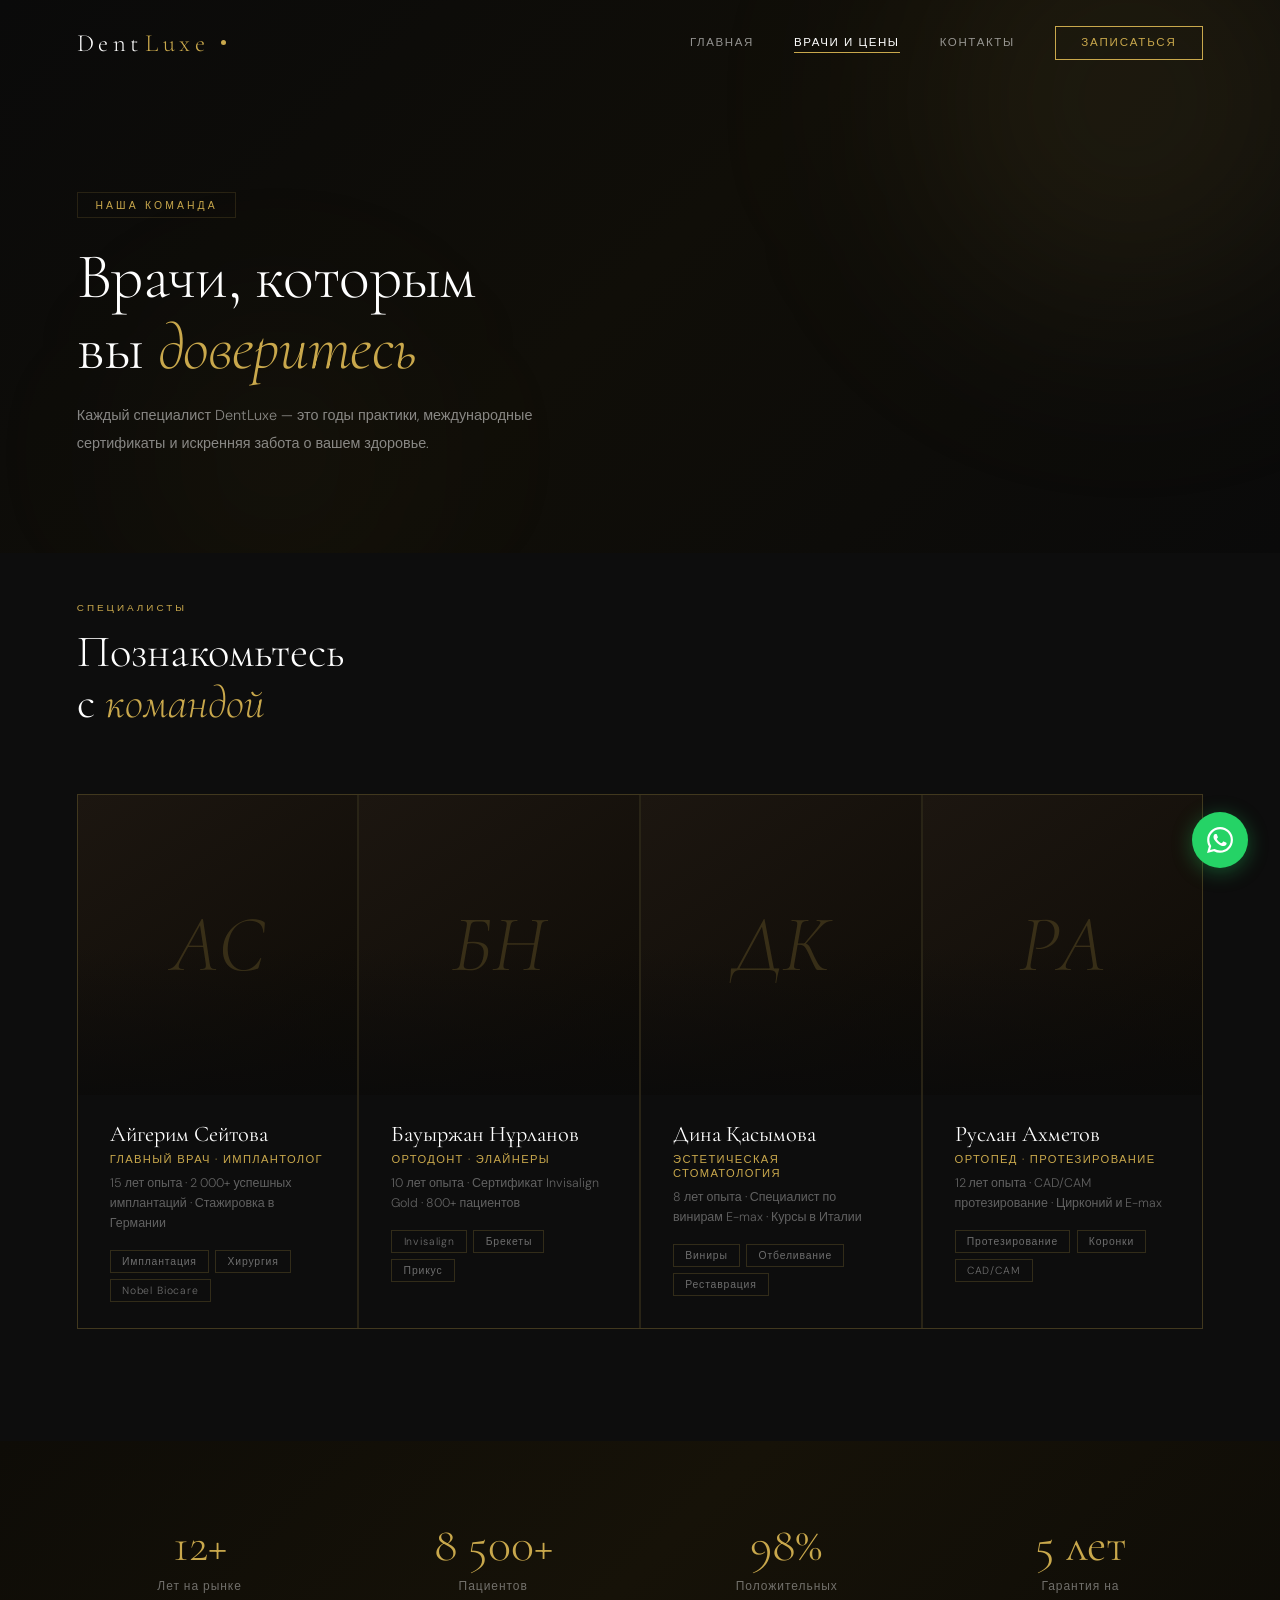
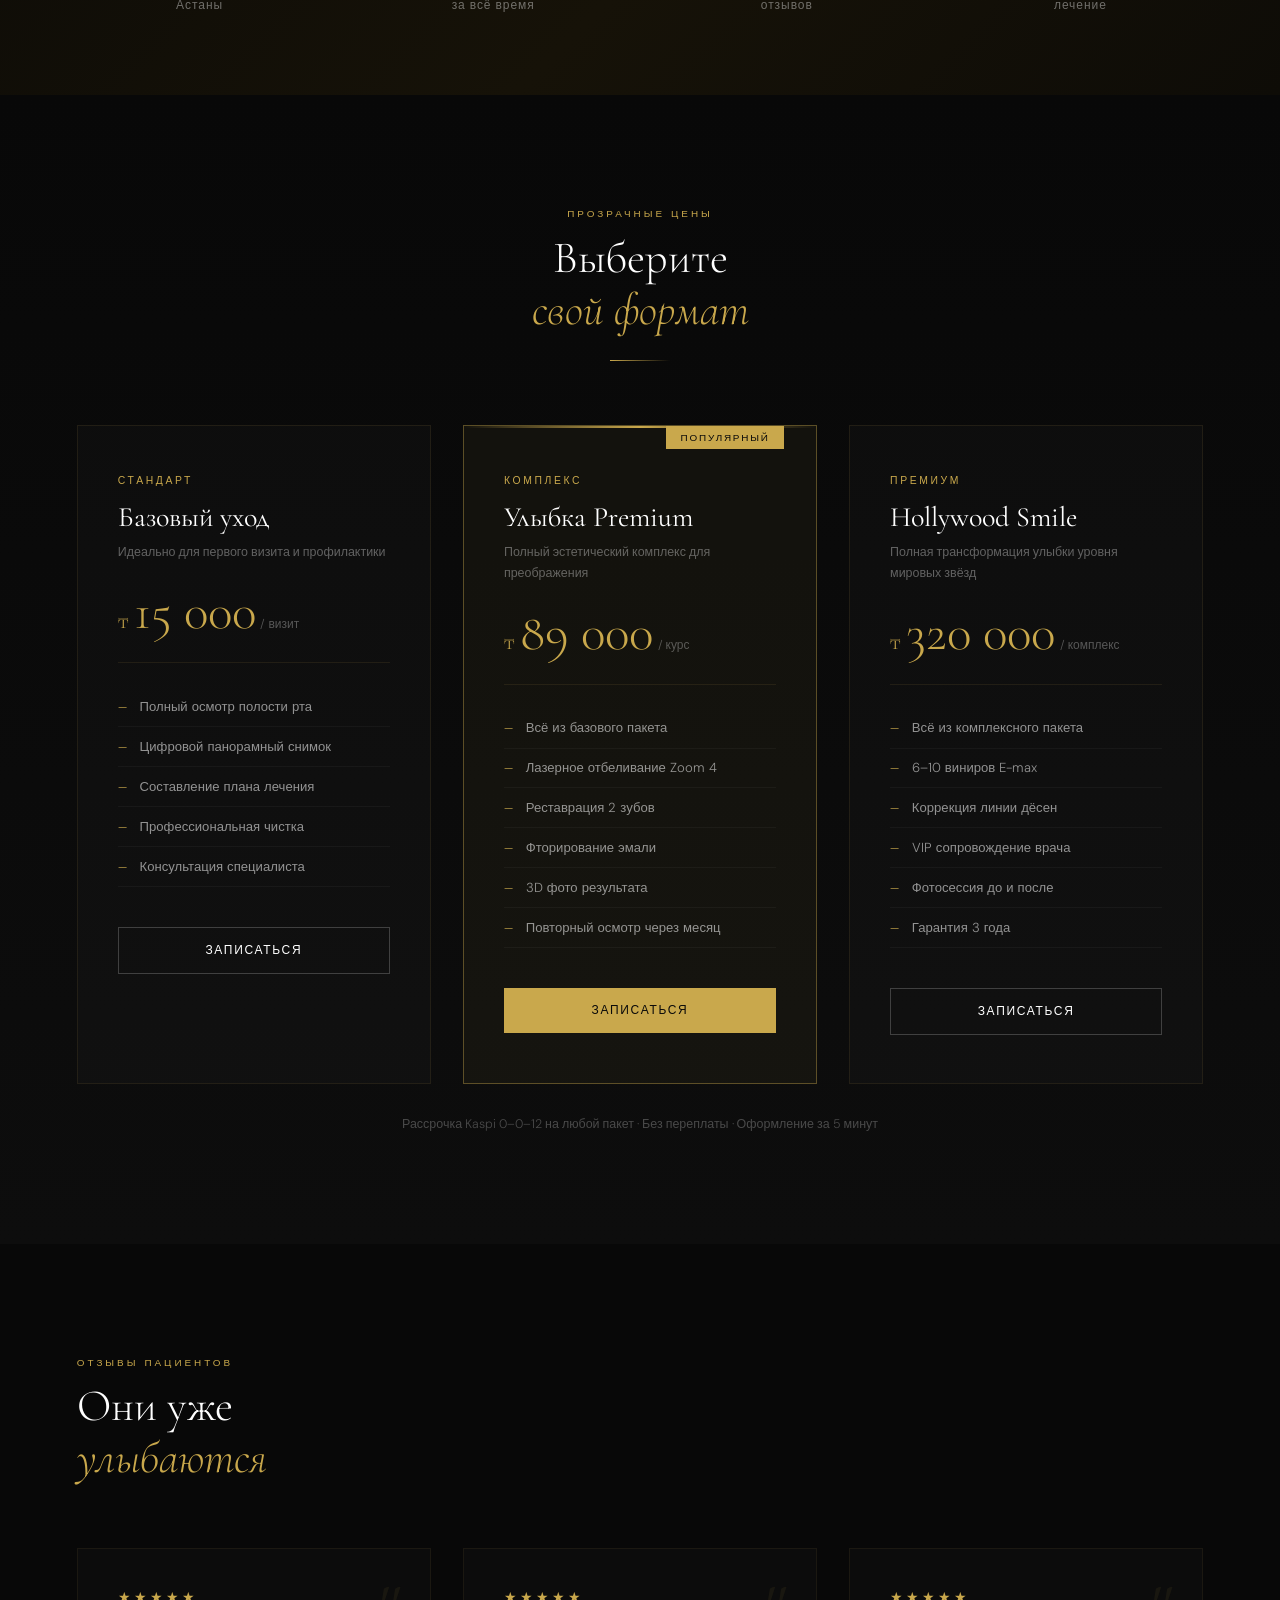
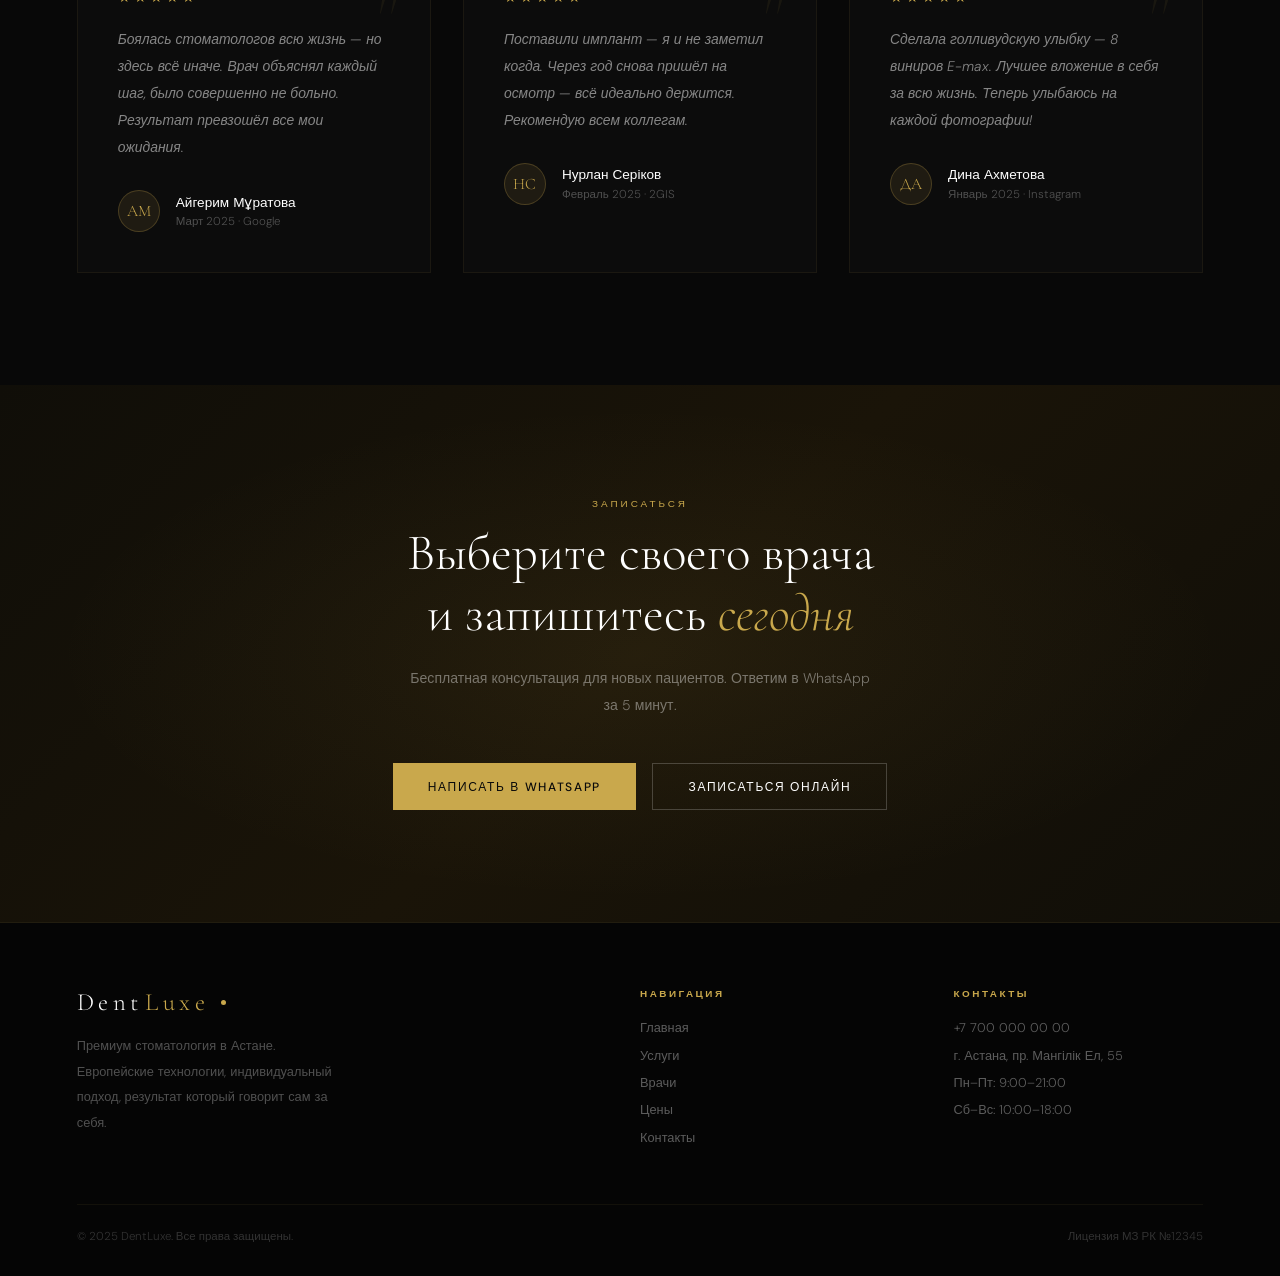
<file: team.html>
<!DOCTYPE html>
<html lang="ru">
<head>
<meta charset="UTF-8">
<meta name="viewport" content="width=device-width,initial-scale=1.0">
<title>Врачи и цены — DentLuxe Астана</title>
<meta name="description" content="Команда врачей DentLuxe. Опытные специалисты по имплантации, ортодонтии, эстетической стоматологии. Прозрачные цены, рассрочка Kaspi.">
<link rel="stylesheet" href="shared.css">
<style>
/* ═══ DOCTORS ═══ */
#doctors{background:var(--black2);padding-top:3rem}

.doctors-grid{
  display:grid;
  grid-template-columns:repeat(auto-fit,minmax(270px,1fr));
  gap:2px;background:var(--gold-border);
  border:1px solid var(--gold-border);
  margin-top:4rem;
}
.doc{
  background:var(--black2);
  position:relative;overflow:hidden;
  transition:all 0.4s;
}
.doc:hover{background:#120F07;transform:translateY(-3px)}
.doc-img{
  height:300px;
  background:linear-gradient(145deg,#1C1610,#0E0B06);
  display:flex;align-items:center;justify-content:center;
  position:relative;overflow:hidden;
}
.doc-img::after{
  content:'';position:absolute;inset:0;
  background:linear-gradient(to top,rgba(10,10,10,0.85) 0%,transparent 50%);
}
.doc-initials{
  font-family:'Cormorant Garamond',serif;
  font-size:5rem;font-style:italic;font-weight:300;
  color:rgba(201,168,76,0.2);z-index:1;
  transition:color 0.4s;
}
.doc:hover .doc-initials{color:rgba(201,168,76,0.4)}
.doc-info{padding:1.6rem 2rem}
.doc-name{
  font-family:'Cormorant Garamond',serif;
  font-size:1.4rem;font-weight:400;margin-bottom:0.3rem;
}
.doc-spec{
  font-size:0.7rem;letter-spacing:0.12em;text-transform:uppercase;
  color:var(--gold);
}
.doc-exp{
  font-size:0.78rem;color:rgba(255,255,255,0.35);
  margin-top:0.5rem;line-height:1.6;
}
.doc-tags{
  display:flex;flex-wrap:wrap;gap:0.4rem;margin-top:1rem;
}
.doc-tag{
  font-size:0.65rem;letter-spacing:0.08em;
  padding:0.25rem 0.7rem;
  border:1px solid rgba(201,168,76,0.2);
  color:rgba(255,255,255,0.4);
}

/* ═══ PRICING ═══ */
#pricing{
  background:linear-gradient(180deg,var(--black3),var(--black2));
}
.pricing-grid{
  display:grid;
  grid-template-columns:repeat(auto-fit,minmax(280px,1fr));
  gap:2rem;margin-top:4rem;
}
.plan{
  padding:3rem 2.5rem;
  border:1px solid rgba(201,168,76,0.1);
  background:rgba(255,255,255,0.015);
  position:relative;overflow:hidden;
  transition:all 0.4s;
}
.plan::before{
  content:'';position:absolute;
  top:0;left:0;right:0;height:2px;
  background:linear-gradient(90deg,transparent,var(--gold),transparent);
  opacity:0;transition:opacity 0.4s;
}
.plan:hover::before,.plan.featured::before{opacity:1}
.plan:hover{border-color:rgba(201,168,76,0.25);background:rgba(201,168,76,0.03)}
.plan.featured{
  border-color:rgba(201,168,76,0.4);
  background:rgba(201,168,76,0.05);
}
.plan-badge{
  position:absolute;top:0;right:2rem;
  background:var(--gold);color:var(--black);
  font-size:0.62rem;letter-spacing:0.18em;text-transform:uppercase;
  padding:0.3rem 0.9rem;font-weight:500;
}
.plan-tier{
  font-size:0.65rem;letter-spacing:0.25em;text-transform:uppercase;
  color:var(--gold);margin-bottom:0.8rem;
}
.plan-name{
  font-family:'Cormorant Garamond',serif;
  font-size:1.75rem;font-weight:400;margin-bottom:0.5rem;
}
.plan-desc{font-size:0.78rem;color:rgba(255,255,255,0.35);line-height:1.7;margin-bottom:1.5rem}
.plan-price{
  display:flex;align-items:baseline;gap:0.3rem;
  margin:1.5rem 0;
}
.plan-currency{
  font-family:'Cormorant Garamond',serif;
  font-size:1.3rem;color:var(--gold);
}
.plan-amount{
  font-family:'Cormorant Garamond',serif;
  font-size:3.2rem;font-weight:300;color:var(--gold);line-height:1;
}
.plan-period{font-size:0.75rem;color:rgba(255,255,255,0.3)}
.plan-divider{
  height:1px;background:rgba(201,168,76,0.1);
  margin:1.5rem 0;
}
.plan-features{list-style:none;margin-bottom:2.5rem}
.plan-features li{
  display:flex;gap:0.8rem;align-items:flex-start;
  padding:0.6rem 0;
  font-size:0.82rem;color:rgba(255,255,255,0.55);
  border-bottom:1px solid rgba(255,255,255,0.04);
  line-height:1.5;
}
.plan-features li::before{
  content:'—';color:var(--gold);
  font-size:0.7rem;flex-shrink:0;margin-top:2px;
}

/* ═══ REVIEWS ═══ */
#reviews{background:var(--black3)}
.reviews-grid{
  display:grid;
  grid-template-columns:repeat(auto-fit,minmax(300px,1fr));
  gap:2rem;margin-top:4rem;
}
.review{
  padding:2.5rem;
  border:1px solid rgba(201,168,76,0.08);
  background:rgba(255,255,255,0.015);
  position:relative;overflow:hidden;
  transition:border-color 0.3s;
}
.review:hover{border-color:var(--gold-border)}
.review-quote{
  position:absolute;top:1.5rem;right:2rem;
  font-family:'Cormorant Garamond',serif;
  font-size:5rem;font-style:italic;line-height:1;
  color:rgba(201,168,76,0.07);pointer-events:none;
}
.review-stars{
  display:flex;gap:3px;margin-bottom:1.2rem;
}
.review-stars span{color:var(--gold);font-size:0.85rem}
.review-text{
  font-size:0.87rem;color:rgba(255,255,255,0.5);
  line-height:1.95;font-style:italic;margin-bottom:1.8rem;
  position:relative;z-index:1;
}
.review-author{display:flex;align-items:center;gap:1rem}
.review-ava{
  width:42px;height:42px;border-radius:50%;
  background:rgba(201,168,76,0.1);
  border:1px solid rgba(201,168,76,0.25);
  display:flex;align-items:center;justify-content:center;
  font-family:'Cormorant Garamond',serif;
  font-size:1rem;color:var(--gold);flex-shrink:0;
}
.review-name{font-size:0.85rem;font-weight:500}
.review-meta{font-size:0.72rem;color:rgba(255,255,255,0.28);margin-top:0.2rem}

/* ═══ TRUST STRIP ═══ */
#trust{
  background:linear-gradient(135deg,#0E0C07,#161208,#0E0C07);
  padding:5rem 6%;
  display:grid;grid-template-columns:repeat(4,1fr);
  gap:3rem;text-align:center;
}
.trust-item{}
.trust-num{
  font-family:'Cormorant Garamond',serif;
  font-size:3rem;font-weight:300;color:var(--gold);line-height:1;
  margin-bottom:0.5rem;
}
.trust-label{
  font-size:0.75rem;color:rgba(255,255,255,0.4);
  letter-spacing:0.08em;line-height:1.6;
}

/* ═══ CTA ═══ */
#cta-strip{
  background:linear-gradient(135deg,#100E08,#1A1408,#100E08);
  padding:7rem 6%;text-align:center;
  position:relative;overflow:hidden;
}
#cta-strip::before{
  content:'';position:absolute;inset:0;
  background:radial-gradient(ellipse at center,rgba(201,168,76,0.07),transparent 65%);
}
.cta-inner{position:relative;z-index:1}
.cta-title{
  font-family:'Cormorant Garamond',serif;
  font-size:clamp(2.2rem,4vw,3.5rem);
  font-weight:300;line-height:1.2;margin-bottom:1.2rem;
}
.cta-title em{color:var(--gold);font-style:italic}
.cta-sub{
  font-size:0.88rem;color:rgba(255,255,255,0.4);
  margin-bottom:2.8rem;max-width:460px;
  margin-left:auto;margin-right:auto;line-height:1.9;
}
.cta-btns{display:flex;gap:1rem;justify-content:center;flex-wrap:wrap}

/* ═══ MOBILE ═══ */
@media(max-width:900px){
  #trust{grid-template-columns:repeat(2,1fr);gap:2rem}
}
@media(max-width:600px){
  #trust{grid-template-columns:1fr 1fr}
}
</style>
</head>
<body>

<div id="cursor"></div>
<div id="cursor-ring"></div>

<!-- HEADER -->
<header id="hdr">
  <a href="index.html" class="logo">Dent<span class="logo-accent">Luxe</span><span class="logo-dot"></span></a>
  <nav>
    <div class="nav-links" style="display:flex;gap:2.5rem;align-items:center">
      <a href="index.html">Главная</a>
      <a href="team.html" class="active">Врачи и цены</a>
      <a href="contact.html">Контакты</a>
    </div>
    <a href="contact.html" class="nav-cta">Записаться</a>
  </nav>
</header>

<!-- PAGE HERO -->
<div class="page-hero">
  <div class="page-hero-orb page-hero-orb1"></div>
  <div class="page-hero-orb page-hero-orb2"></div>
  <div class="page-hero-tag">Наша команда</div>
  <h1 class="page-hero-title" style="animation:fadeUp 1s ease 0.2s both;opacity:0">
    Врачи, которым<br>вы <em>доверитесь</em>
  </h1>
  <p class="page-hero-sub" style="animation:fadeUp 1s ease 0.4s both;opacity:0">
    Каждый специалист DentLuxe — это годы практики, международные сертификаты и искренняя забота о вашем здоровье.
  </p>
</div>

<!-- DOCTORS -->
<section id="doctors">
  <div class="s-tag">Специалисты</div>
  <h2 class="s-title">Познакомьтесь<br>с <em>командой</em></h2>
  <div class="doctors-grid reveal">
    <div class="doc">
      <div class="doc-img">
        <div class="doc-initials">АС</div>
      </div>
      <div class="doc-info">
        <div class="doc-name">Айгерим Сейтова</div>
        <div class="doc-spec">Главный врач · Имплантолог</div>
        <div class="doc-exp">15 лет опыта · 2 000+ успешных имплантаций · Стажировка в Германии</div>
        <div class="doc-tags">
          <span class="doc-tag">Имплантация</span>
          <span class="doc-tag">Хирургия</span>
          <span class="doc-tag">Nobel Biocare</span>
        </div>
      </div>
    </div>
    <div class="doc">
      <div class="doc-img">
        <div class="doc-initials">БН</div>
      </div>
      <div class="doc-info">
        <div class="doc-name">Бауыржан Нұрланов</div>
        <div class="doc-spec">Ортодонт · Элайнеры</div>
        <div class="doc-exp">10 лет опыта · Сертификат Invisalign Gold · 800+ пациентов</div>
        <div class="doc-tags">
          <span class="doc-tag">Invisalign</span>
          <span class="doc-tag">Брекеты</span>
          <span class="doc-tag">Прикус</span>
        </div>
      </div>
    </div>
    <div class="doc">
      <div class="doc-img">
        <div class="doc-initials">ДК</div>
      </div>
      <div class="doc-info">
        <div class="doc-name">Дина Қасымова</div>
        <div class="doc-spec">Эстетическая стоматология</div>
        <div class="doc-exp">8 лет опыта · Специалист по винирам E-max · Курсы в Италии</div>
        <div class="doc-tags">
          <span class="doc-tag">Виниры</span>
          <span class="doc-tag">Отбеливание</span>
          <span class="doc-tag">Реставрация</span>
        </div>
      </div>
    </div>
    <div class="doc">
      <div class="doc-img">
        <div class="doc-initials">РА</div>
      </div>
      <div class="doc-info">
        <div class="doc-name">Руслан Ахметов</div>
        <div class="doc-spec">Ортопед · Протезирование</div>
        <div class="doc-exp">12 лет опыта · CAD/CAM протезирование · Цирконий и E-max</div>
        <div class="doc-tags">
          <span class="doc-tag">Протезирование</span>
          <span class="doc-tag">Коронки</span>
          <span class="doc-tag">CAD/CAM</span>
        </div>
      </div>
    </div>
  </div>
</section>

<!-- TRUST -->
<div id="trust">
  <div class="trust-item reveal">
    <div class="trust-num">12+</div>
    <div class="trust-label">Лет на рынке<br>Астаны</div>
  </div>
  <div class="trust-item reveal reveal-delay-1">
    <div class="trust-num">8 500+</div>
    <div class="trust-label">Пациентов<br>за всё время</div>
  </div>
  <div class="trust-item reveal reveal-delay-2">
    <div class="trust-num">98%</div>
    <div class="trust-label">Положительных<br>отзывов</div>
  </div>
  <div class="trust-item reveal reveal-delay-3">
    <div class="trust-num">5 лет</div>
    <div class="trust-label">Гарантия на<br>лечение</div>
  </div>
</div>

<!-- PRICING -->
<section id="pricing">
  <div style="text-align:center">
    <div class="s-tag">Прозрачные цены</div>
    <h2 class="s-title">Выберите<br><em>свой формат</em></h2>
    <div class="gold-line" style="margin:1.5rem auto"></div>
  </div>
  <div class="pricing-grid reveal">
    <div class="plan">
      <div class="plan-tier">Стандарт</div>
      <div class="plan-name">Базовый уход</div>
      <div class="plan-desc">Идеально для первого визита и профилактики</div>
      <div class="plan-price">
        <span class="plan-currency">₸</span>
        <span class="plan-amount">15 000</span>
        <span class="plan-period">/ визит</span>
      </div>
      <div class="plan-divider"></div>
      <ul class="plan-features">
        <li>Полный осмотр полости рта</li>
        <li>Цифровой панорамный снимок</li>
        <li>Составление плана лечения</li>
        <li>Профессиональная чистка</li>
        <li>Консультация специалиста</li>
      </ul>
      <a href="contact.html" class="btn-outline" style="width:100%;justify-content:center">Записаться</a>
    </div>

    <div class="plan featured">
      <div class="plan-badge">Популярный</div>
      <div class="plan-tier">Комплекс</div>
      <div class="plan-name">Улыбка Premium</div>
      <div class="plan-desc">Полный эстетический комплекс для преображения</div>
      <div class="plan-price">
        <span class="plan-currency">₸</span>
        <span class="plan-amount">89 000</span>
        <span class="plan-period">/ курс</span>
      </div>
      <div class="plan-divider"></div>
      <ul class="plan-features">
        <li>Всё из базового пакета</li>
        <li>Лазерное отбеливание Zoom 4</li>
        <li>Реставрация 2 зубов</li>
        <li>Фторирование эмали</li>
        <li>3D фото результата</li>
        <li>Повторный осмотр через месяц</li>
      </ul>
      <a href="contact.html" class="btn-gold" style="width:100%;justify-content:center">Записаться</a>
    </div>

    <div class="plan">
      <div class="plan-tier">Премиум</div>
      <div class="plan-name">Hollywood Smile</div>
      <div class="plan-desc">Полная трансформация улыбки уровня мировых звёзд</div>
      <div class="plan-price">
        <span class="plan-currency">₸</span>
        <span class="plan-amount">320 000</span>
        <span class="plan-period">/ комплекс</span>
      </div>
      <div class="plan-divider"></div>
      <ul class="plan-features">
        <li>Всё из комплексного пакета</li>
        <li>6–10 виниров E-max</li>
        <li>Коррекция линии дёсен</li>
        <li>VIP сопровождение врача</li>
        <li>Фотосессия до и после</li>
        <li>Гарантия 3 года</li>
      </ul>
      <a href="contact.html" class="btn-outline" style="width:100%;justify-content:center">Записаться</a>
    </div>
  </div>
  <p style="text-align:center;margin-top:2rem;font-size:0.78rem;color:rgba(255,255,255,0.25)">
    Рассрочка Kaspi 0–0–12 на любой пакет · Без переплаты · Оформление за 5 минут
  </p>
</section>

<!-- REVIEWS -->
<section id="reviews">
  <div class="s-tag">Отзывы пациентов</div>
  <h2 class="s-title">Они уже<br><em>улыбаются</em></h2>
  <div class="reviews-grid reveal">
    <div class="review">
      <div class="review-quote">"</div>
      <div class="review-stars">
        <span>★</span><span>★</span><span>★</span><span>★</span><span>★</span>
      </div>
      <p class="review-text">Боялась стоматологов всю жизнь — но здесь всё иначе. Врач объяснял каждый шаг, было совершенно не больно. Результат превзошёл все мои ожидания.</p>
      <div class="review-author">
        <div class="review-ava">АМ</div>
        <div>
          <div class="review-name">Айгерим Мұратова</div>
          <div class="review-meta">Март 2025 · Google</div>
        </div>
      </div>
    </div>
    <div class="review">
      <div class="review-quote">"</div>
      <div class="review-stars">
        <span>★</span><span>★</span><span>★</span><span>★</span><span>★</span>
      </div>
      <p class="review-text">Поставили имплант — я и не заметил когда. Через год снова пришёл на осмотр — всё идеально держится. Рекомендую всем коллегам.</p>
      <div class="review-author">
        <div class="review-ava">НС</div>
        <div>
          <div class="review-name">Нурлан Серіков</div>
          <div class="review-meta">Февраль 2025 · 2GIS</div>
        </div>
      </div>
    </div>
    <div class="review">
      <div class="review-quote">"</div>
      <div class="review-stars">
        <span>★</span><span>★</span><span>★</span><span>★</span><span>★</span>
      </div>
      <p class="review-text">Сделала голливудскую улыбку — 8 виниров E-max. Лучшее вложение в себя за всю жизнь. Теперь улыбаюсь на каждой фотографии!</p>
      <div class="review-author">
        <div class="review-ava">ДА</div>
        <div>
          <div class="review-name">Дина Ахметова</div>
          <div class="review-meta">Январь 2025 · Instagram</div>
        </div>
      </div>
    </div>
  </div>
</section>

<!-- CTA -->
<section id="cta-strip">
  <div class="cta-inner reveal">
    <div class="s-tag" style="text-align:center">Записаться</div>
    <h2 class="cta-title">Выберите своего врача<br>и запишитесь <em>сегодня</em></h2>
    <p class="cta-sub">Бесплатная консультация для новых пациентов. Ответим в WhatsApp за 5 минут.</p>
    <div class="cta-btns">
      <a href="https://wa.me/77000000000" class="btn-gold" target="_blank">Написать в WhatsApp</a>
      <a href="contact.html" class="btn-outline">Записаться онлайн</a>
    </div>
  </div>
</section>

<!-- FOOTER -->
<footer>
  <div class="footer-grid">
    <div class="footer-logo-wrap">
      <a href="index.html" class="logo">Dent<span class="logo-accent">Luxe</span><span class="logo-dot"></span></a>
      <p class="footer-desc">Премиум стоматология в Астане. Европейские технологии, индивидуальный подход, результат который говорит сам за себя.</p>
    </div>
    <div class="footer-col">
      <h5>Навигация</h5>
      <a href="index.html">Главная</a>
      <a href="index.html#services">Услуги</a>
      <a href="team.html">Врачи</a>
      <a href="team.html#pricing">Цены</a>
      <a href="contact.html">Контакты</a>
    </div>
    <div class="footer-col">
      <h5>Контакты</h5>
      <a href="tel:+77000000000">+7 700 000 00 00</a>
      <a href="#">г. Астана, пр. Мангілік Ел, 55</a>
      <a href="#">Пн–Пт: 9:00–21:00</a>
      <a href="#">Сб–Вс: 10:00–18:00</a>
    </div>
  </div>
  <div class="footer-bottom">
    <span>© 2025 DentLuxe. Все права защищены.</span>
    <span>Лицензия МЗ РК №12345</span>
  </div>
</footer>

<a href="https://wa.me/77000000000" class="wa-float" target="_blank" rel="noopener">
  <svg viewBox="0 0 24 24"><path d="M17.472 14.382c-.297-.149-1.758-.867-2.03-.967-.273-.099-.471-.148-.67.15-.197.297-.767.966-.94 1.164-.173.199-.347.223-.644.075-.297-.15-1.255-.463-2.39-1.475-.883-.788-1.48-1.761-1.653-2.059-.173-.297-.018-.458.13-.606.134-.133.298-.347.446-.52.149-.174.198-.298.298-.497.099-.198.05-.371-.025-.52-.075-.149-.669-1.612-.916-2.207-.242-.579-.487-.5-.669-.51-.173-.008-.371-.01-.57-.01-.198 0-.52.074-.792.372-.272.297-1.04 1.016-1.04 2.479 0 1.462 1.065 2.875 1.213 3.074.149.198 2.096 3.2 5.077 4.487.709.306 1.262.489 1.694.625.712.227 1.36.195 1.871.118.571-.085 1.758-.719 2.006-1.413.248-.694.248-1.289.173-1.413-.074-.124-.272-.198-.57-.347m-5.421 7.403h-.004a9.87 9.87 0 01-5.031-1.378l-.361-.214-3.741.982.998-3.648-.235-.374a9.86 9.86 0 01-1.51-5.26c.001-5.45 4.436-9.884 9.888-9.884 2.64 0 5.122 1.03 6.988 2.898a9.825 9.825 0 012.893 6.994c-.003 5.45-4.437 9.884-9.885 9.884m8.413-18.297A11.815 11.815 0 0012.05 0C5.495 0 .16 5.335.157 11.892c0 2.096.547 4.142 1.588 5.945L.057 24l6.305-1.654a11.882 11.882 0 005.683 1.448h.005c6.554 0 11.89-5.335 11.893-11.893a11.821 11.821 0 00-3.48-8.413z"/></svg>
</a>

<script>
const cur=document.getElementById('cursor'),ring=document.getElementById('cursor-ring');
let mx=0,my=0,rx=0,ry=0;
document.addEventListener('mousemove',e=>{
  mx=e.clientX;my=e.clientY;
  cur.style.cssText+=`;left:${mx-5}px;top:${my-5}px`;
});
(function loop(){rx+=(mx-rx)*0.13;ry+=(my-ry)*0.13;ring.style.cssText+=`;left:${rx-18}px;top:${ry-18}px`;requestAnimationFrame(loop)})();
document.querySelectorAll('a,button').forEach(el=>{
  el.addEventListener('mouseenter',()=>{cur.style.transform='scale(2.5)';ring.style.transform='scale(1.6)'});
  el.addEventListener('mouseleave',()=>{cur.style.transform='scale(1)';ring.style.transform='scale(1)'});
});
window.addEventListener('scroll',()=>{
  document.getElementById('hdr').classList.toggle('scrolled',scrollY>60);
});
const io=new IntersectionObserver(es=>es.forEach(e=>{if(e.isIntersecting)e.target.classList.add('visible')}),{threshold:0.1});
document.querySelectorAll('.reveal').forEach(el=>io.observe(el));
</script>
</body>
</html>
</file>
<file: shared.css>
@import url('https://fonts.googleapis.com/css2?family=Cormorant+Garamond:ital,wght@0,300;0,400;0,500;0,600;0,700;1,300;1,400;1,600&family=DM+Sans:opsz,wght@9..40,300;9..40,400;9..40,500&display=swap');

*,*::before,*::after{box-sizing:border-box;margin:0;padding:0}

:root{
  --gold:#C9A84C;
  --gold-light:#E8C97A;
  --gold-dark:#9B7A2E;
  --gold-faint:rgba(201,168,76,0.08);
  --gold-border:rgba(201,168,76,0.15);
  --gold-border-hover:rgba(201,168,76,0.4);
  --white:#FFFFFF;
  --black:#0A0A0A;
  --black2:#0D0D0D;
  --black3:#080808;
  --gray:rgba(255,255,255,0.5);
  --gray-dim:rgba(255,255,255,0.3);
  --gray-faint:rgba(255,255,255,0.06);
}

html{scroll-behavior:smooth}

body{
  background:var(--black);
  color:var(--white);
  font-family:'DM Sans',sans-serif;
  font-weight:300;
  overflow-x:hidden;
  cursor:none;
}

/* ── SCROLLBAR ── */
::-webkit-scrollbar{width:3px}
::-webkit-scrollbar-track{background:var(--black)}
::-webkit-scrollbar-thumb{background:var(--gold-dark)}

/* ── CURSOR ── */
#cursor{
  position:fixed;width:10px;height:10px;
  background:var(--gold);border-radius:50%;
  pointer-events:none;z-index:9999;
  transition:transform 0.1s ease,opacity 0.3s;
  mix-blend-mode:difference;
}
#cursor-ring{
  position:fixed;width:36px;height:36px;
  border:1px solid rgba(201,168,76,0.5);border-radius:50%;
  pointer-events:none;z-index:9998;
  transition:all 0.14s ease;
}
body:not(:hover) #cursor,
body:not(:hover) #cursor-ring{opacity:0}

/* ── HEADER ── */
header{
  position:fixed;top:0;left:0;right:0;z-index:1000;
  padding:1.6rem 6%;
  display:flex;justify-content:space-between;align-items:center;
  transition:all 0.4s ease;
}
header.scrolled{
  background:rgba(10,10,10,0.96);
  backdrop-filter:blur(24px);
  -webkit-backdrop-filter:blur(24px);
  border-bottom:1px solid var(--gold-border);
  padding:1rem 6%;
}
.logo{
  font-family:'Cormorant Garamond',serif;
  font-size:1.55rem;font-weight:300;letter-spacing:0.18em;
  color:var(--white);text-decoration:none;
  display:flex;align-items:center;gap:0.1em;
}
.logo-accent{color:var(--gold)}
.logo-dot{
  width:5px;height:5px;border-radius:50%;
  background:var(--gold);margin:0 0.4em;
  flex-shrink:0;
}

nav{display:flex;gap:2.5rem;align-items:center}

nav a{
  font-size:0.72rem;letter-spacing:0.14em;text-transform:uppercase;
  color:rgba(255,255,255,0.55);text-decoration:none;
  transition:color 0.3s;position:relative;
}
nav a::after{
  content:'';position:absolute;bottom:-3px;left:0;right:0;
  height:1px;background:var(--gold);
  transform:scaleX(0);transform-origin:left;
  transition:transform 0.3s;
}
nav a:hover,nav a.active{color:var(--white)}
nav a:hover::after,nav a.active::after{transform:scaleX(1)}

.nav-cta{
  padding:0.55rem 1.6rem;
  border:1px solid var(--gold) !important;
  color:var(--gold) !important;
  border-radius:0;letter-spacing:0.16em !important;
  transition:all 0.3s !important;
}
.nav-cta:hover{background:var(--gold);color:var(--black) !important}
.nav-cta::after{display:none !important}

/* ── PAGE HERO (inner pages) ── */
.page-hero{
  padding:12rem 6% 6rem;
  position:relative;overflow:hidden;
  background:linear-gradient(135deg,var(--black) 0%,#100E08 50%,var(--black) 100%);
}
.page-hero-orb{
  position:absolute;border-radius:50%;filter:blur(100px);
  pointer-events:none;
}
.page-hero-orb1{
  width:500px;height:500px;
  background:radial-gradient(circle,rgba(201,168,76,0.12),transparent);
  top:-150px;right:-100px;
}
.page-hero-orb2{
  width:300px;height:300px;
  background:radial-gradient(circle,rgba(201,168,76,0.06),transparent);
  bottom:-50px;left:10%;
}
.page-hero-tag{
  display:inline-block;
  font-size:0.65rem;letter-spacing:0.3em;text-transform:uppercase;
  color:var(--gold);border:1px solid var(--gold-border);
  padding:0.35rem 1.1rem;margin-bottom:1.5rem;
}
.page-hero-title{
  font-family:'Cormorant Garamond',serif;
  font-size:clamp(2.8rem,5vw,5rem);
  font-weight:300;line-height:1.1;letter-spacing:-0.01em;
}
.page-hero-title em{color:var(--gold);font-style:italic}
.page-hero-sub{
  font-size:0.9rem;color:var(--gray);
  line-height:1.9;margin-top:1.2rem;max-width:520px;
}

/* ── SECTION ── */
section{padding:7rem 6%}
.s-tag{
  font-size:0.62rem;letter-spacing:0.3em;text-transform:uppercase;
  color:var(--gold);margin-bottom:0.8rem;
}
.s-title{
  font-family:'Cormorant Garamond',serif;
  font-size:clamp(2rem,3.5vw,3.2rem);
  font-weight:300;line-height:1.15;
}
.s-title em{color:var(--gold);font-style:italic}

/* ── BUTTONS ── */
.btn-gold{
  display:inline-flex;align-items:center;gap:0.5rem;
  padding:0.9rem 2.2rem;
  background:var(--gold);color:var(--black);
  font-size:0.75rem;letter-spacing:0.14em;text-transform:uppercase;
  text-decoration:none;border:none;cursor:none;
  transition:all 0.3s;font-family:'DM Sans',sans-serif;font-weight:500;
}
.btn-gold:hover{background:var(--gold-light);transform:translateY(-2px)}

.btn-outline{
  display:inline-flex;align-items:center;gap:0.5rem;
  padding:0.9rem 2.2rem;
  background:transparent;color:var(--white);
  border:1px solid rgba(255,255,255,0.2);
  font-size:0.75rem;letter-spacing:0.14em;text-transform:uppercase;
  text-decoration:none;cursor:none;
  transition:all 0.3s;font-family:'DM Sans',sans-serif;font-weight:300;
}
.btn-outline:hover{border-color:var(--gold);color:var(--gold)}

/* ── DIVIDER ── */
.gold-line{
  width:60px;height:1px;
  background:linear-gradient(90deg,var(--gold),transparent);
  margin:1.5rem 0;
}

/* ── FOOTER ── */
footer{
  background:#050505;
  border-top:1px solid var(--gold-border);
  padding:4rem 6% 2rem;
}
.footer-grid{
  display:grid;grid-template-columns:2fr 1fr 1fr;
  gap:4rem;margin-bottom:3rem;
}
.footer-logo-wrap .logo{margin-bottom:1rem;display:inline-flex}
.footer-desc{
  font-size:0.8rem;color:rgba(255,255,255,0.3);
  line-height:2;max-width:270px;
}
.footer-col h5{
  font-size:0.62rem;letter-spacing:0.25em;text-transform:uppercase;
  color:var(--gold);margin-bottom:1.2rem;
}
.footer-col a{
  display:block;font-size:0.8rem;
  color:rgba(255,255,255,0.35);text-decoration:none;
  margin-bottom:0.65rem;transition:color 0.3s;
}
.footer-col a:hover{color:var(--gold)}
.footer-bottom{
  border-top:1px solid rgba(201,168,76,0.07);
  padding-top:1.5rem;
  display:flex;justify-content:space-between;align-items:center;
  font-size:0.72rem;color:rgba(255,255,255,0.18);
  flex-wrap:wrap;gap:0.5rem;
}

/* ── WHATSAPP ── */
.wa-float{
  position:fixed;bottom:2rem;right:2rem;
  width:56px;height:56px;border-radius:50%;
  background:#25D366;cursor:none;
  display:flex;align-items:center;justify-content:center;
  text-decoration:none;z-index:900;
  box-shadow:0 4px 20px rgba(37,211,102,0.35);
  animation:waPulse 3s ease-in-out infinite;
  transition:transform 0.3s;
}
.wa-float:hover{transform:scale(1.1)}
@keyframes waPulse{
  0%,100%{box-shadow:0 4px 20px rgba(37,211,102,0.35)}
  50%{box-shadow:0 4px 40px rgba(37,211,102,0.6)}
}
.wa-float svg{width:26px;height:26px;fill:white}

/* ── ANIMATIONS ── */
@keyframes fadeUp{
  from{opacity:0;transform:translateY(28px)}
  to{opacity:1;transform:translateY(0)}
}
.reveal{opacity:0;transform:translateY(36px);transition:opacity 0.8s ease,transform 0.8s ease}
.reveal.visible{opacity:1;transform:translateY(0)}
.reveal-delay-1{transition-delay:0.1s}
.reveal-delay-2{transition-delay:0.2s}
.reveal-delay-3{transition-delay:0.3s}

/* ── MOBILE ── */
@media(max-width:900px){
  .footer-grid{grid-template-columns:1fr;gap:2.5rem}
  nav .nav-links{display:none}
  header{padding:1.2rem 5%}
  header.scrolled{padding:0.8rem 5%}
}
@media(max-width:600px){
  section{padding:5rem 5%}
  .page-hero{padding:10rem 5% 4rem}
}
</file>
